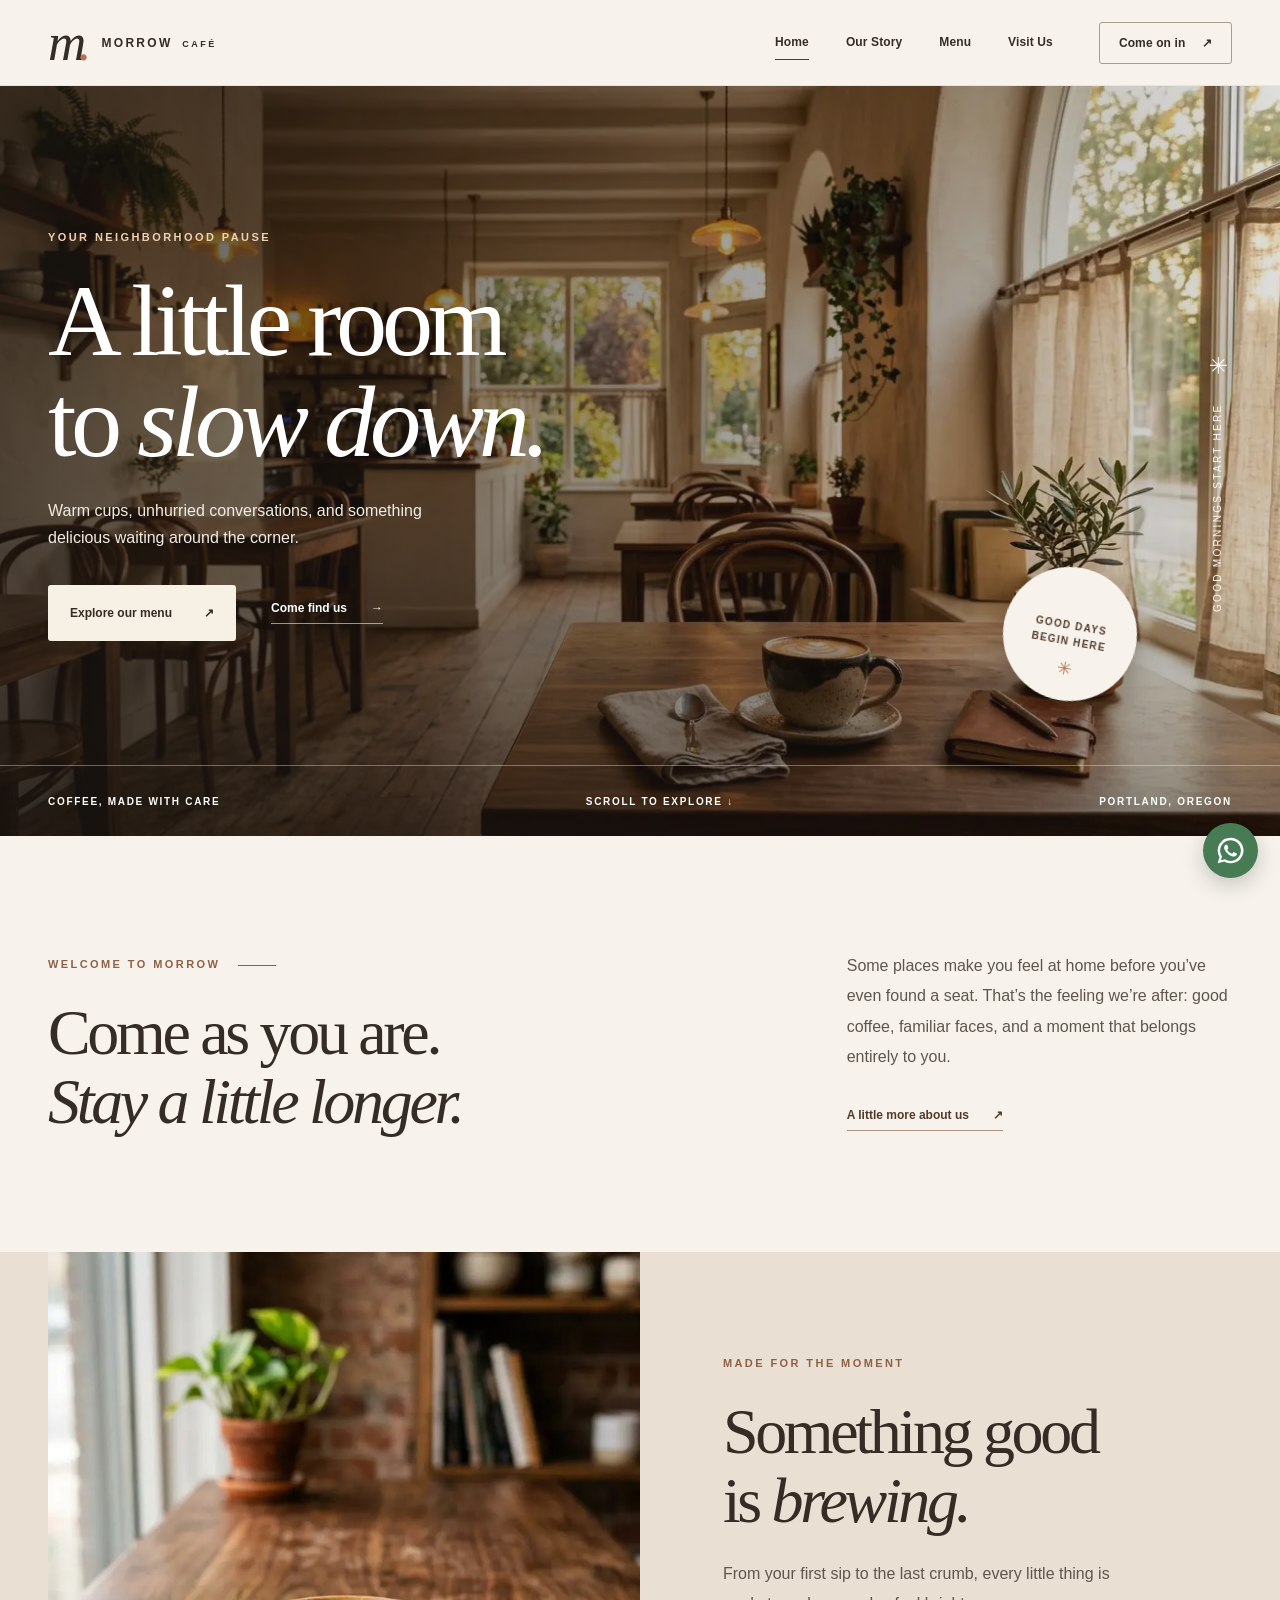
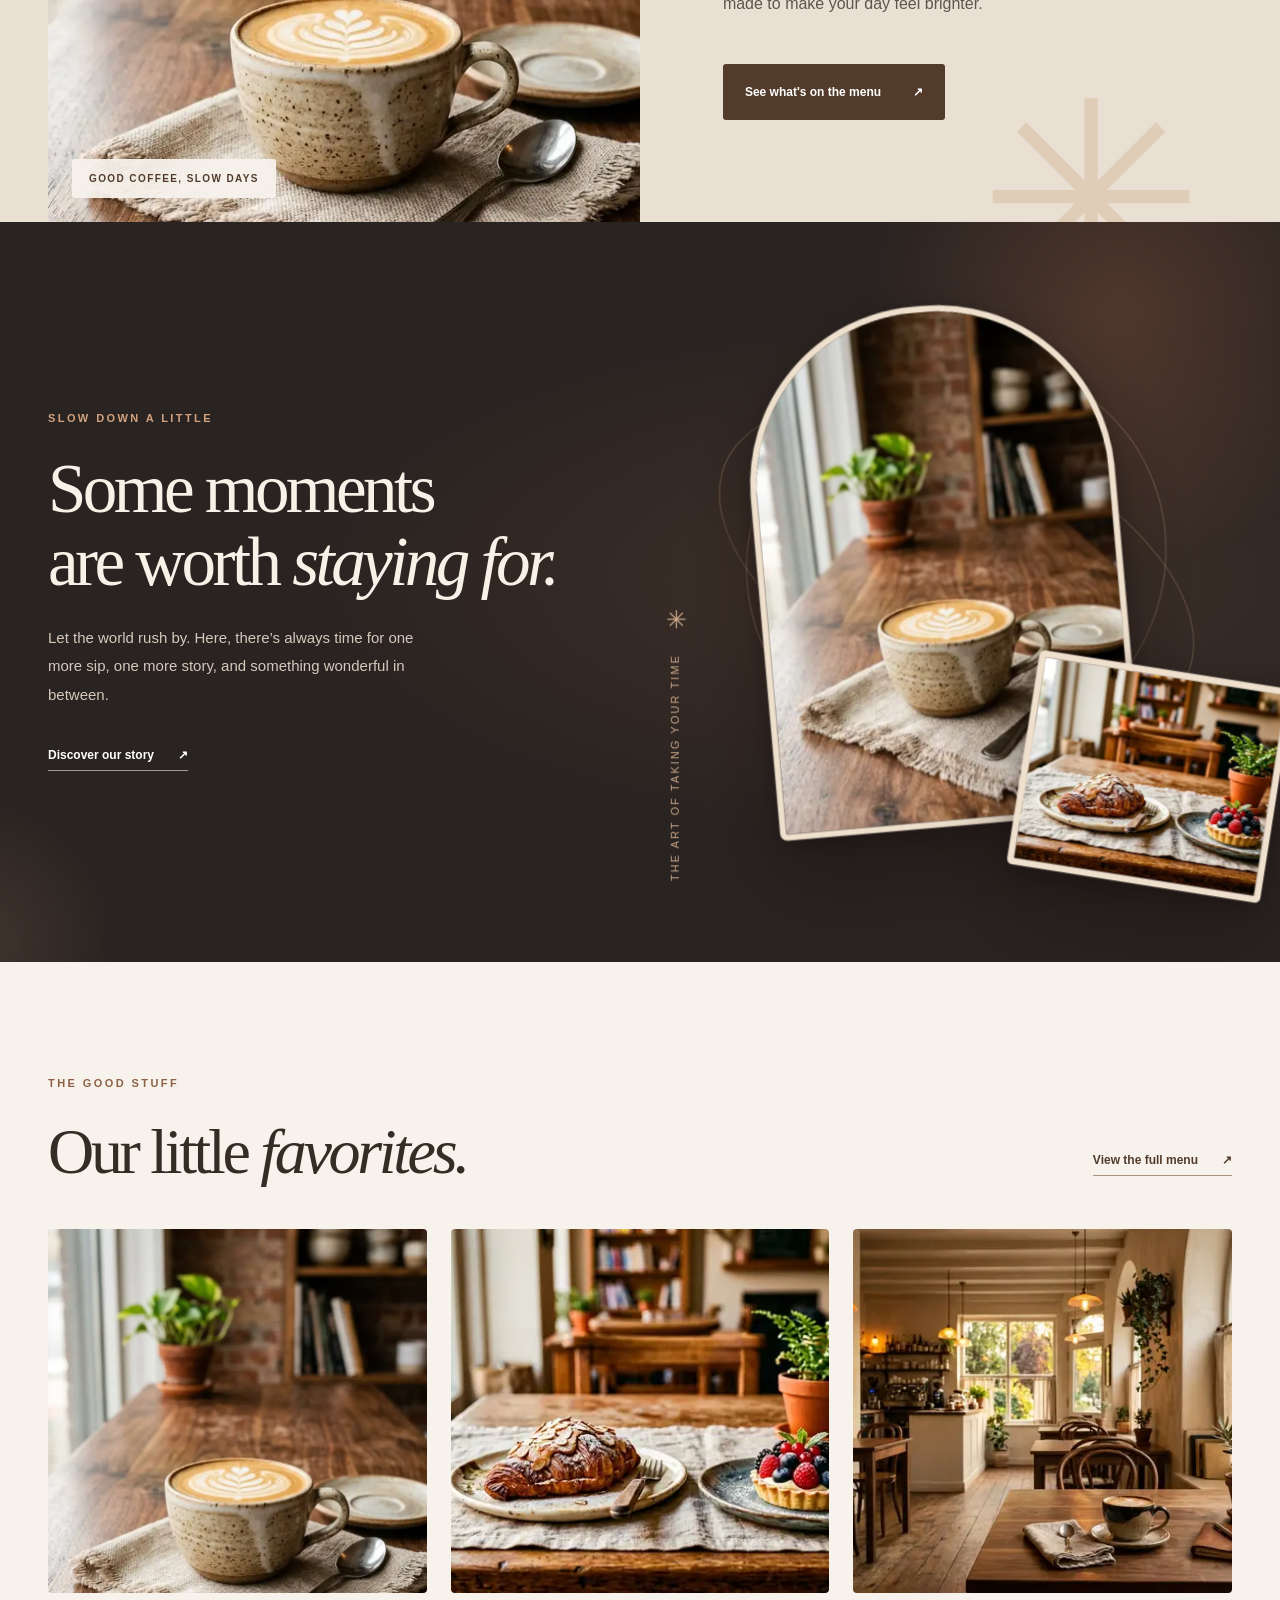
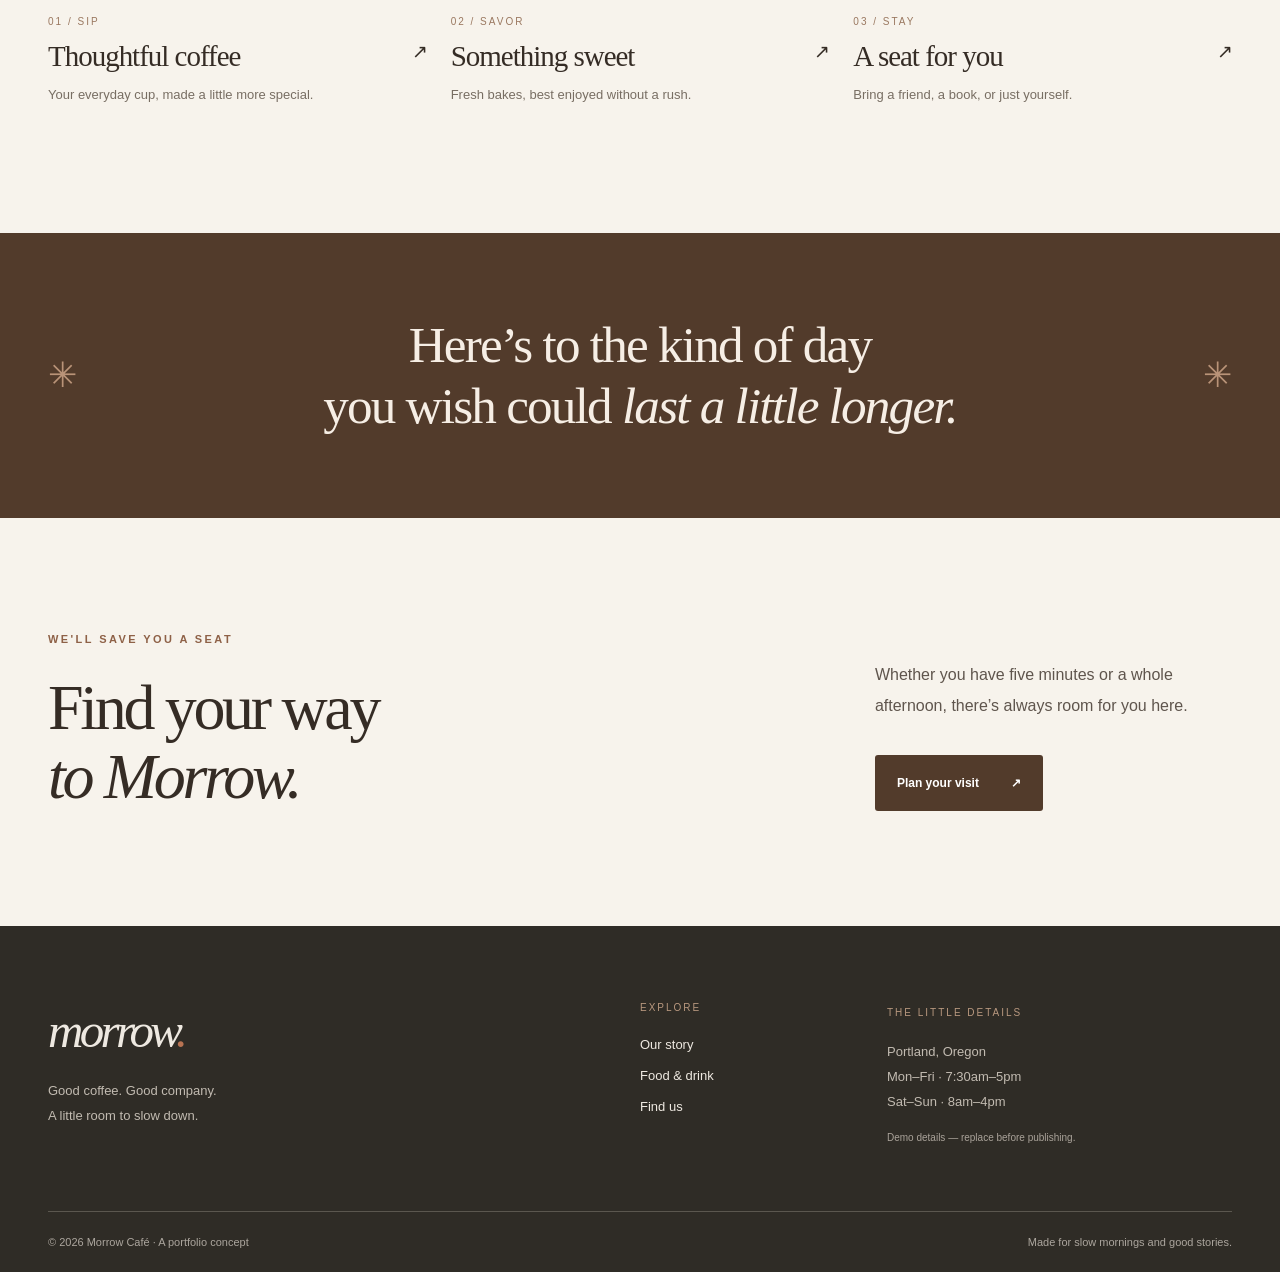
<file: index.html>
<!doctype html><html lang="en"><head><meta charset="utf-8"><meta name="viewport" content="width=device-width,initial-scale=1"><meta name="theme-color" content="#f7f3ec"><meta name="description" content="Morrow Café is a cozy neighborhood café concept for slow mornings, good coffee, and good company."><title>A little room to slow down | Morrow Café</title><link rel="icon" href="assets/favicon.svg" type="image/svg+xml"><link rel="stylesheet" href="styles.css"><script src="script.js" defer></script></head><body><a class="skip-link" href="#main">Skip to content</a><div class="scroll-progress" aria-hidden="true"></div><header class="site-header"><div class="shell nav-wrap"><a class="brand" href="index.html" aria-label="Morrow Café home"><span class="brand-mark">m<span class="brand-dot">.</span></span><span class="brand-name">MORROW <small>CAFÉ</small></span></a><button class="menu-toggle" type="button" aria-label="Open navigation" aria-expanded="false" aria-controls="site-nav"><span></span><span></span><span></span></button><nav id="site-nav" class="nav" aria-label="Main navigation"><a href="index.html" aria-current="page">Home</a><a href="about.html">Our Story</a><a href="menu.html">Menu</a><a href="contact.html">Visit Us</a><a class="nav-cta" href="contact.html">Come on in <span aria-hidden="true">↗</span></a></nav></div></header><main id="main">
<section class="hero"><img class="hero-image" src="assets/cafe-interior-1376.webp" alt="Sunlit café with warm wooden tables and soft lighting" fetchpriority="high" width="1376" height="768" srcset="assets/cafe-interior-720.webp 720w, assets/cafe-interior-1376.webp 1376w" sizes="100vw"><div class="hero-shade"></div><div class="shell hero-inner"><div class="hero-content"><p class="eyebrow light">YOUR NEIGHBORHOOD PAUSE</p><h1>A little room<br>to <em>slow down.</em></h1><p>Warm cups, unhurried conversations, and something delicious waiting around the corner.</p><div class="hero-actions"><a class="button button-cream" href="menu.html">Explore our menu <span aria-hidden="true">↗</span></a><a class="text-link light-link" href="contact.html">Come find us <span aria-hidden="true">→</span></a></div></div><div class="hero-side-note">GOOD MORNINGS START HERE <span>✳</span></div><div class="hero-stamp" aria-hidden="true"><span>GOOD DAYS<br>BEGIN HERE</span><b>✳</b></div></div><div class="hero-bottom"><div class="shell hero-bottom-inner"><span>COFFEE, MADE WITH CARE</span><span>SCROLL TO EXPLORE ↓</span><span>PORTLAND, OREGON</span></div></div></section>
<section class="intro section-pad"><div class="shell intro-grid"><div><p class="eyebrow">WELCOME TO MORROW <span class="tiny-line"></span></p><h2>Come as you are.<br><em>Stay a little longer.</em></h2></div><div class="intro-copy"><p>Some places make you feel at home before you’ve even found a seat. That’s the feeling we’re after: good coffee, familiar faces, and a moment that belongs entirely to you.</p><a class="text-link dark-link" href="about.html">A little more about us <span aria-hidden="true">↗</span></a></div></div></section>
<section class="feature-band"><div class="shell feature-grid"><div class="feature-photo"><img src="assets/coffee-760.webp" alt="Cappuccino with latte art on a wooden table" loading="lazy" width="760" height="1362" srcset="assets/coffee-400.webp 400w, assets/coffee-760.webp 760w" sizes="(max-width: 680px) 100vw, 50vw"></div><div class="feature-copy"><p class="eyebrow">MADE FOR THE MOMENT</p><h2>Something good<br>is <em>brewing.</em></h2><p>From your first sip to the last crumb, every little thing is made to make your day feel brighter.</p><a class="button button-dark" href="menu.html">See what's on the menu <span aria-hidden="true">↗</span></a><div class="feature-doodle" aria-hidden="true">✳</div></div></div></section>
<section class="cinema" aria-labelledby="cinema-title"><div class="cinema-glow cinema-glow-one" aria-hidden="true"></div><div class="cinema-glow cinema-glow-two" aria-hidden="true"></div><div class="shell cinema-layout"><div class="cinema-copy"><p class="eyebrow">SLOW DOWN A LITTLE</p><h2 id="cinema-title">Some moments<br>are worth <em>staying for.</em></h2><p>Let the world rush by. Here, there’s always time for one more sip, one more story, and something wonderful in between.</p><a class="text-link light-link" href="about.html">Discover our story <span aria-hidden="true">↗</span></a></div><div class="cinema-stage" aria-label="A coffee moment with fresh pastries"><div class="cinema-orbit cinema-orbit-one" aria-hidden="true"></div><div class="cinema-orbit cinema-orbit-two" aria-hidden="true"></div><div class="cinema-card cinema-card-main"><img src="assets/coffee-760.webp" width="760" height="1362" srcset="assets/coffee-400.webp 400w, assets/coffee-760.webp 760w" sizes="(max-width: 680px) 75vw, 30vw" alt="Fresh cappuccino in the warm afternoon light" loading="lazy" decoding="async"></div><div class="cinema-card cinema-card-small"><img src="assets/pastry-640.webp" width="640" height="357" srcset="assets/pastry-640.webp 640w, assets/pastry-1376.webp 1376w" sizes="(max-width: 680px) 35vw, 16vw" alt="Fresh pastries on a café table" loading="lazy" decoding="async"></div><div class="cinema-caption" aria-hidden="true">THE ART OF TAKING YOUR TIME <span>✳</span></div></div></div></section>
<section class="favorites section-pad"><div class="shell"><div class="section-heading"><div><p class="eyebrow">THE GOOD STUFF</p><h2>Our little <em>favorites.</em></h2></div><a class="text-link dark-link" href="menu.html">View the full menu <span aria-hidden="true">↗</span></a></div><div class="favorite-grid"><a href="menu.html" class="favorite-card"><div class="favorite-image"><img src="assets/coffee-400.webp" alt="A fresh cappuccino" loading="lazy" width="400" height="717" srcset="assets/coffee-400.webp 400w, assets/coffee-760.webp 760w" sizes="(max-width: 680px) 100vw, 33vw"></div><span class="favorite-index">01 / SIP</span><h3>Thoughtful coffee <span>↗</span></h3><p>Your everyday cup, made a little more special.</p></a><a href="menu.html" class="favorite-card"><div class="favorite-image"><img src="assets/pastry-640.webp" alt="Fresh pastries served on ceramic plates" loading="lazy" width="640" height="357" srcset="assets/pastry-640.webp 640w, assets/pastry-1376.webp 1376w" sizes="(max-width: 680px) 100vw, 33vw"></div><span class="favorite-index">02 / SAVOR</span><h3>Something sweet <span>↗</span></h3><p>Fresh bakes, best enjoyed without a rush.</p></a><a href="about.html" class="favorite-card"><div class="favorite-image"><img src="assets/cafe-interior-720.webp" alt="Cozy seating inside the café" loading="lazy" width="720" height="402" srcset="assets/cafe-interior-720.webp 720w, assets/cafe-interior-1376.webp 1376w" sizes="(max-width: 680px) 100vw, 50vw"></div><span class="favorite-index">03 / STAY</span><h3>A seat for you <span>↗</span></h3><p>Bring a friend, a book, or just yourself.</p></a></div></div></section>
<section class="quote-strip"><div class="shell quote-inner"><span class="asterisk" aria-hidden="true">✳</span><p>Here’s to the kind of day<br>you wish could <em>last a little longer.</em></p><span class="asterisk" aria-hidden="true">✳</span></div></section>
<section class="visit-cta section-pad"><div class="shell visit-grid"><div><p class="eyebrow">WE'LL SAVE YOU A SEAT</p><h2>Find your way<br><em>to Morrow.</em></h2></div><div><p>Whether you have five minutes or a whole afternoon, there’s always room for you here.</p><a class="button button-dark" href="contact.html">Plan your visit <span aria-hidden="true">↗</span></a></div></div></section></main><footer class="footer"><div class="shell footer-main"><div><a class="footer-brand" href="index.html">morrow<span>.</span></a><p>Good coffee. Good company.<br>A little room to slow down.</p></div><div><span class="footer-label">Explore</span><a href="about.html">Our story</a><a href="menu.html">Food & drink</a><a href="contact.html">Find us</a></div><div><span class="footer-label">The little details</span><p>Portland, Oregon<br>Mon–Fri · 7:30am–5pm<br>Sat–Sun · 8am–4pm</p><small>Demo details — replace before publishing.</small></div></div><div class="shell footer-bottom"><span>© 2026 Morrow Café · A portfolio concept</span><span>Made for slow mornings and good stories.</span></div></footer><a href="#" class="whatsapp" data-demo-whatsapp aria-label="Message us on WhatsApp" title="WhatsApp demo — add your number before publishing"><svg viewBox="0 0 32 32" aria-hidden="true"><path fill="currentColor" d="M16 .8A15.1 15.1 0 0 0 2.98 23.6L.8 31.2l7.8-2.05A15.2 15.2 0 1 0 16 .8Zm0 27.5a12.2 12.2 0 0 1-6.23-1.7l-.45-.27-4.64 1.22 1.24-4.53-.3-.47A12.25 12.25 0 1 1 16 28.3Zm6.73-9.13c-.37-.19-2.19-1.08-2.53-1.2-.34-.13-.58-.19-.83.19s-.95 1.2-1.17 1.45c-.22.25-.43.28-.8.09-.37-.18-1.56-.58-2.97-1.84-1.1-.98-1.84-2.19-2.06-2.56-.21-.37-.02-.57.16-.76.16-.16.37-.43.56-.65.18-.21.24-.37.37-.62.12-.25.06-.47-.03-.65-.09-.19-.83-2-1.14-2.74-.3-.72-.6-.62-.83-.63h-.71c-.25 0-.65.09-.99.47-.34.37-1.3 1.27-1.3 3.09s1.33 3.58 1.52 3.83c.18.25 2.61 3.98 6.32 5.58.89.39 1.59.62 2.13.79.9.29 1.72.25 2.37.16.72-.11 2.19-.9 2.5-1.76.31-.87.31-1.61.22-1.76-.09-.16-.34-.25-.71-.44Z"/></svg></a><div class="toast" role="status" aria-live="polite"></div></body></html>
</file>
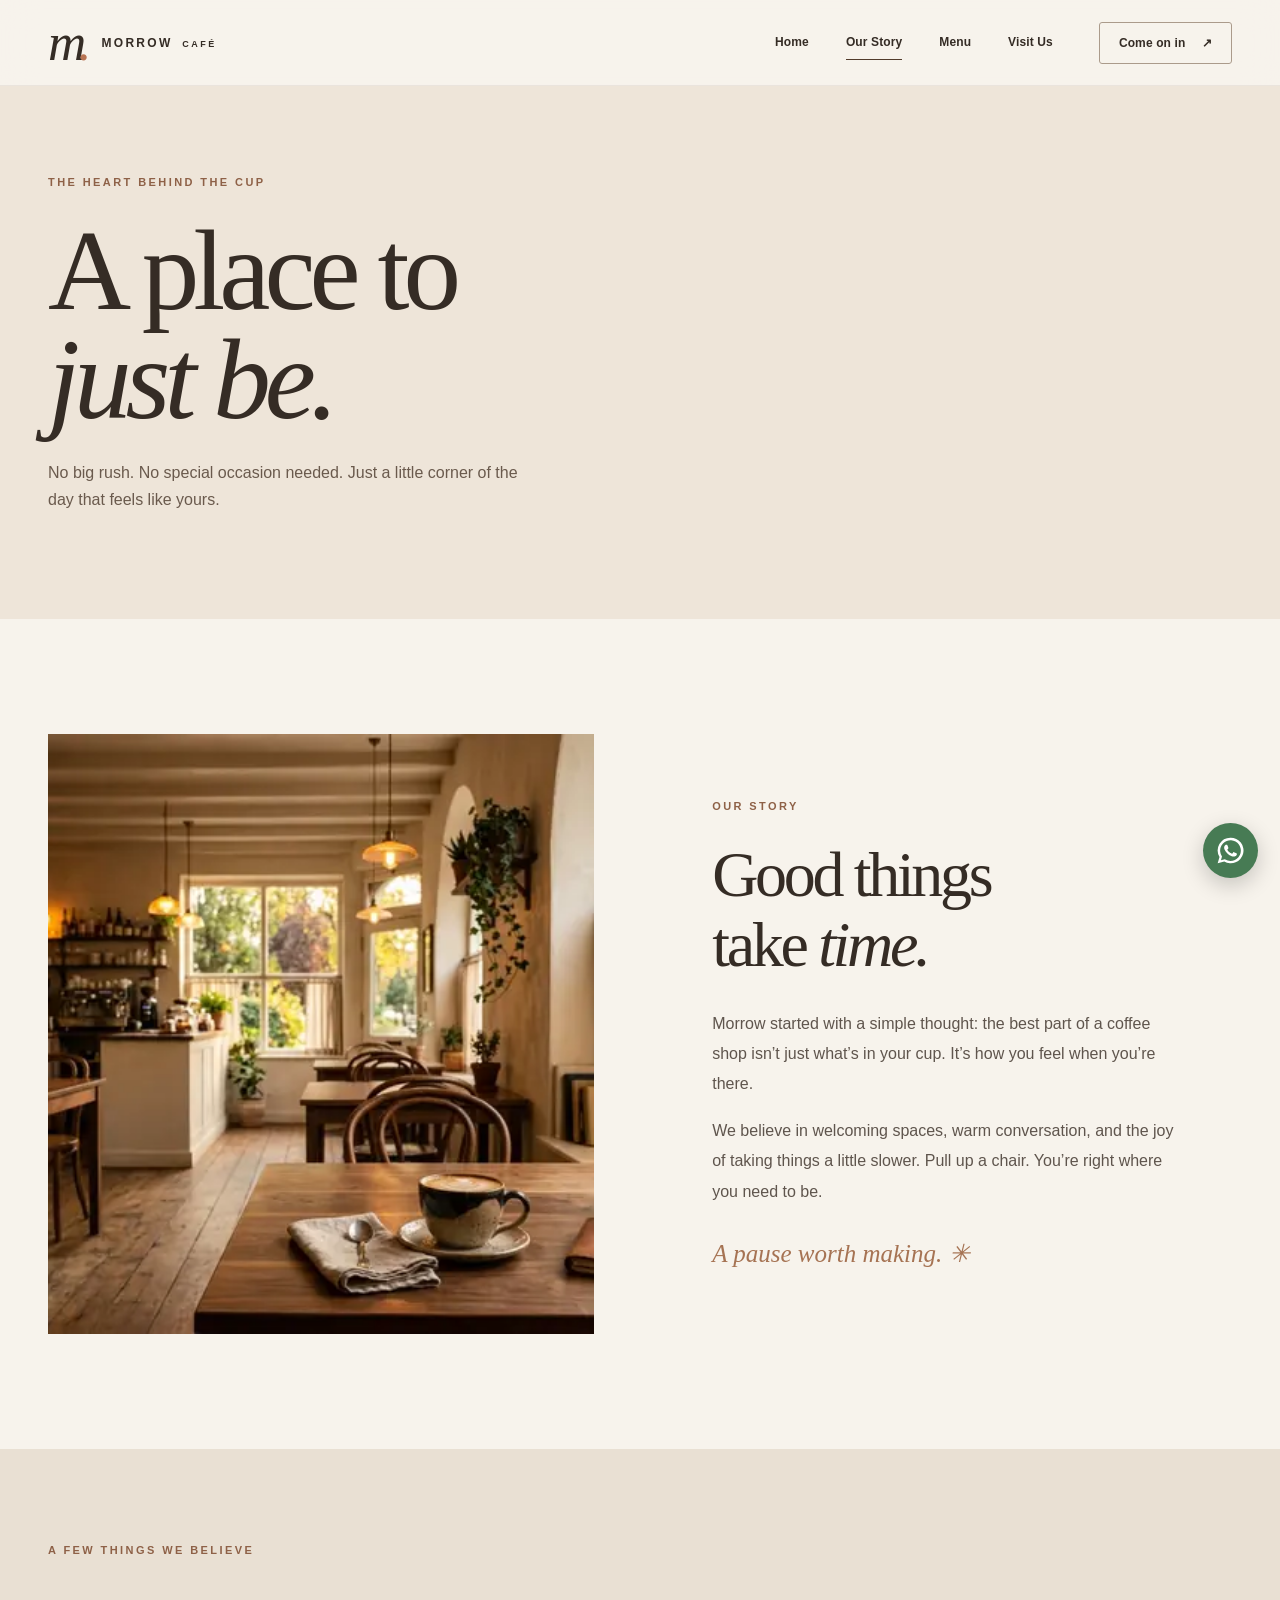
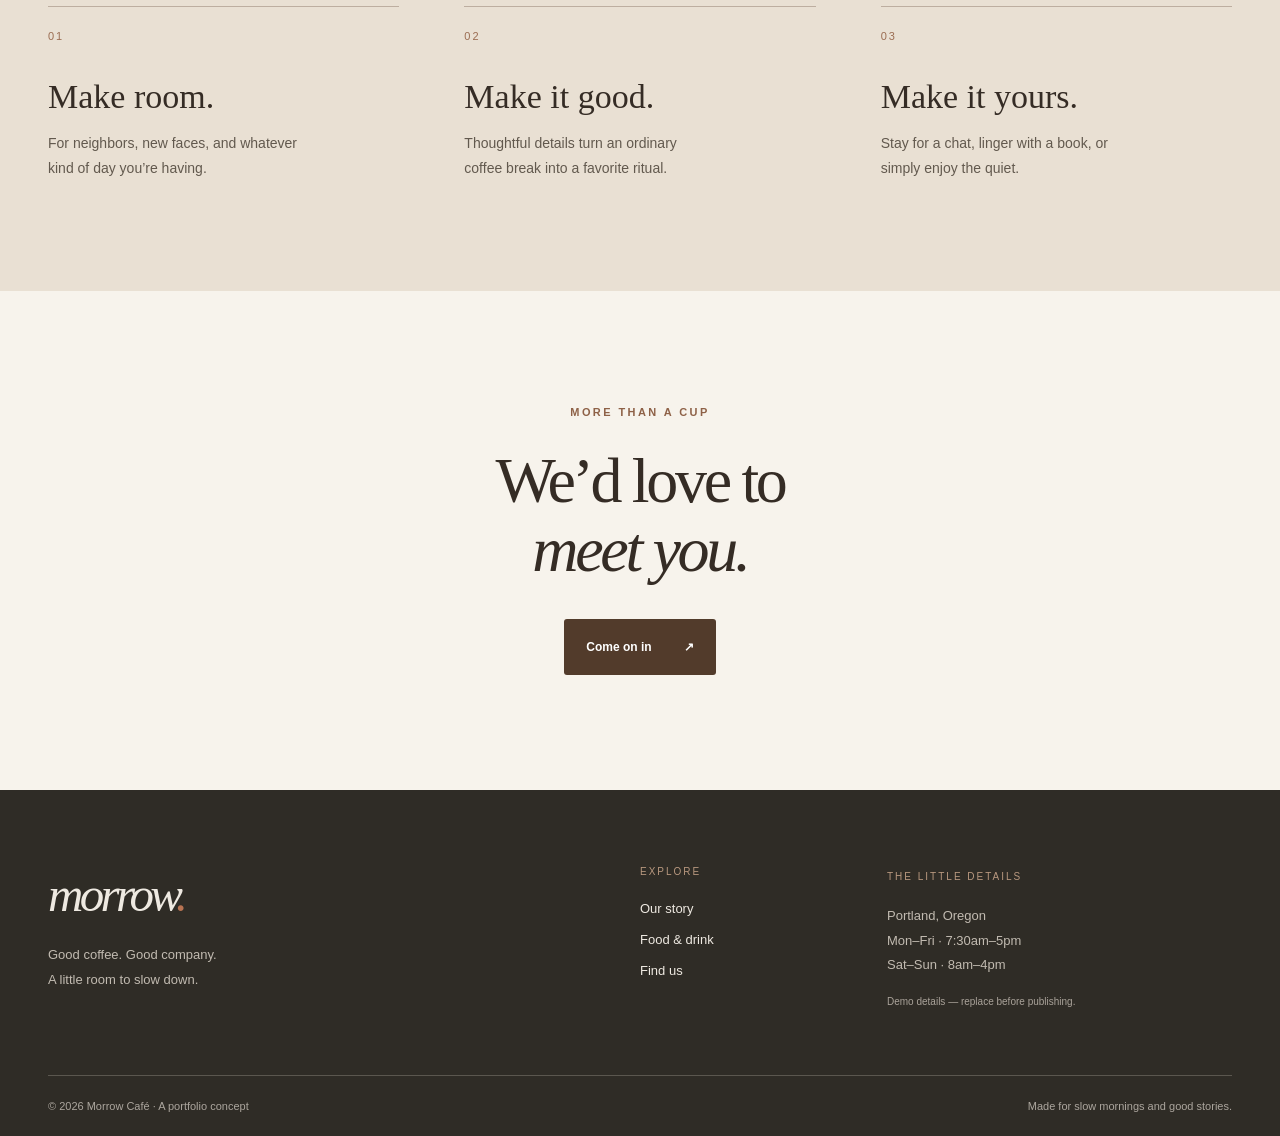
<file: about.html>
<!doctype html><html lang="en"><head><meta charset="utf-8"><meta name="viewport" content="width=device-width,initial-scale=1"><meta name="theme-color" content="#f7f3ec"><meta name="description" content="A cozy place for coffee, connection, and an unhurried moment. Get to know the story behind Morrow Café."><title>Our Story | Morrow Café</title><link rel="icon" href="assets/favicon.svg" type="image/svg+xml"><link rel="stylesheet" href="styles.css"><script src="script.js" defer></script></head><body><a class="skip-link" href="#main">Skip to content</a><div class="scroll-progress" aria-hidden="true"></div><header class="site-header"><div class="shell nav-wrap"><a class="brand" href="index.html" aria-label="Morrow Café home"><span class="brand-mark">m<span class="brand-dot">.</span></span><span class="brand-name">MORROW <small>CAFÉ</small></span></a><button class="menu-toggle" type="button" aria-label="Open navigation" aria-expanded="false" aria-controls="site-nav"><span></span><span></span><span></span></button><nav id="site-nav" class="nav" aria-label="Main navigation"><a href="index.html">Home</a><a href="about.html" aria-current="page">Our Story</a><a href="menu.html">Menu</a><a href="contact.html">Visit Us</a><a class="nav-cta" href="contact.html">Come on in <span aria-hidden="true">↗</span></a></nav></div></header><main id="main">
<section class="page-hero about-hero"><div class="shell page-hero-inner"><p class="eyebrow">THE HEART BEHIND THE CUP</p><h1>A place to<br><em>just be.</em></h1><p>No big rush. No special occasion needed. Just a little corner of the day that feels like yours.</p></div></section><section class="section-pad"><div class="shell story-grid"><div class="story-image"><img src="assets/cafe-interior-720.webp" alt="Warm café interior with inviting tables" loading="lazy" width="720" height="402" srcset="assets/cafe-interior-720.webp 720w, assets/cafe-interior-1376.webp 1376w" sizes="(max-width: 680px) 100vw, 50vw"></div><div class="story-copy"><p class="eyebrow">OUR STORY</p><h2>Good things<br>take <em>time.</em></h2><p>Morrow started with a simple thought: the best part of a coffee shop isn’t just what’s in your cup. It’s how you feel when you’re there.</p><p>We believe in welcoming spaces, warm conversation, and the joy of taking things a little slower. Pull up a chair. You’re right where you need to be.</p><span class="editorial-note">A pause worth making. ✳</span></div></div></section><section class="values-band"><div class="shell"><p class="eyebrow">A FEW THINGS WE BELIEVE</p><div class="values-grid"><div><span>01</span><h3>Make room.</h3><p>For neighbors, new faces, and whatever kind of day you’re having.</p></div><div><span>02</span><h3>Make it good.</h3><p>Thoughtful details turn an ordinary coffee break into a favorite ritual.</p></div><div><span>03</span><h3>Make it yours.</h3><p>Stay for a chat, linger with a book, or simply enjoy the quiet.</p></div></div></div></section><section class="simple-cta section-pad"><div class="shell"><p class="eyebrow">MORE THAN A CUP</p><h2>We’d love to<br><em>meet you.</em></h2><a class="button button-dark" href="contact.html">Come on in <span aria-hidden="true">↗</span></a></div></section></main><footer class="footer"><div class="shell footer-main"><div><a class="footer-brand" href="index.html">morrow<span>.</span></a><p>Good coffee. Good company.<br>A little room to slow down.</p></div><div><span class="footer-label">Explore</span><a href="about.html">Our story</a><a href="menu.html">Food & drink</a><a href="contact.html">Find us</a></div><div><span class="footer-label">The little details</span><p>Portland, Oregon<br>Mon–Fri · 7:30am–5pm<br>Sat–Sun · 8am–4pm</p><small>Demo details — replace before publishing.</small></div></div><div class="shell footer-bottom"><span>© 2026 Morrow Café · A portfolio concept</span><span>Made for slow mornings and good stories.</span></div></footer><a href="#" class="whatsapp" data-demo-whatsapp aria-label="Message us on WhatsApp" title="WhatsApp demo — add your number before publishing"><svg viewBox="0 0 32 32" aria-hidden="true"><path fill="currentColor" d="M16 .8A15.1 15.1 0 0 0 2.98 23.6L.8 31.2l7.8-2.05A15.2 15.2 0 1 0 16 .8Zm0 27.5a12.2 12.2 0 0 1-6.23-1.7l-.45-.27-4.64 1.22 1.24-4.53-.3-.47A12.25 12.25 0 1 1 16 28.3Zm6.73-9.13c-.37-.19-2.19-1.08-2.53-1.2-.34-.13-.58-.19-.83.19s-.95 1.2-1.17 1.45c-.22.25-.43.28-.8.09-.37-.18-1.56-.58-2.97-1.84-1.1-.98-1.84-2.19-2.06-2.56-.21-.37-.02-.57.16-.76.16-.16.37-.43.56-.65.18-.21.24-.37.37-.62.12-.25.06-.47-.03-.65-.09-.19-.83-2-1.14-2.74-.3-.72-.6-.62-.83-.63h-.71c-.25 0-.65.09-.99.47-.34.37-1.3 1.27-1.3 3.09s1.33 3.58 1.52 3.83c.18.25 2.61 3.98 6.32 5.58.89.39 1.59.62 2.13.79.9.29 1.72.25 2.37.16.72-.11 2.19-.9 2.5-1.76.31-.87.31-1.61.22-1.76-.09-.16-.34-.25-.71-.44Z"/></svg></a><div class="toast" role="status" aria-live="polite"></div></body></html>
</file>
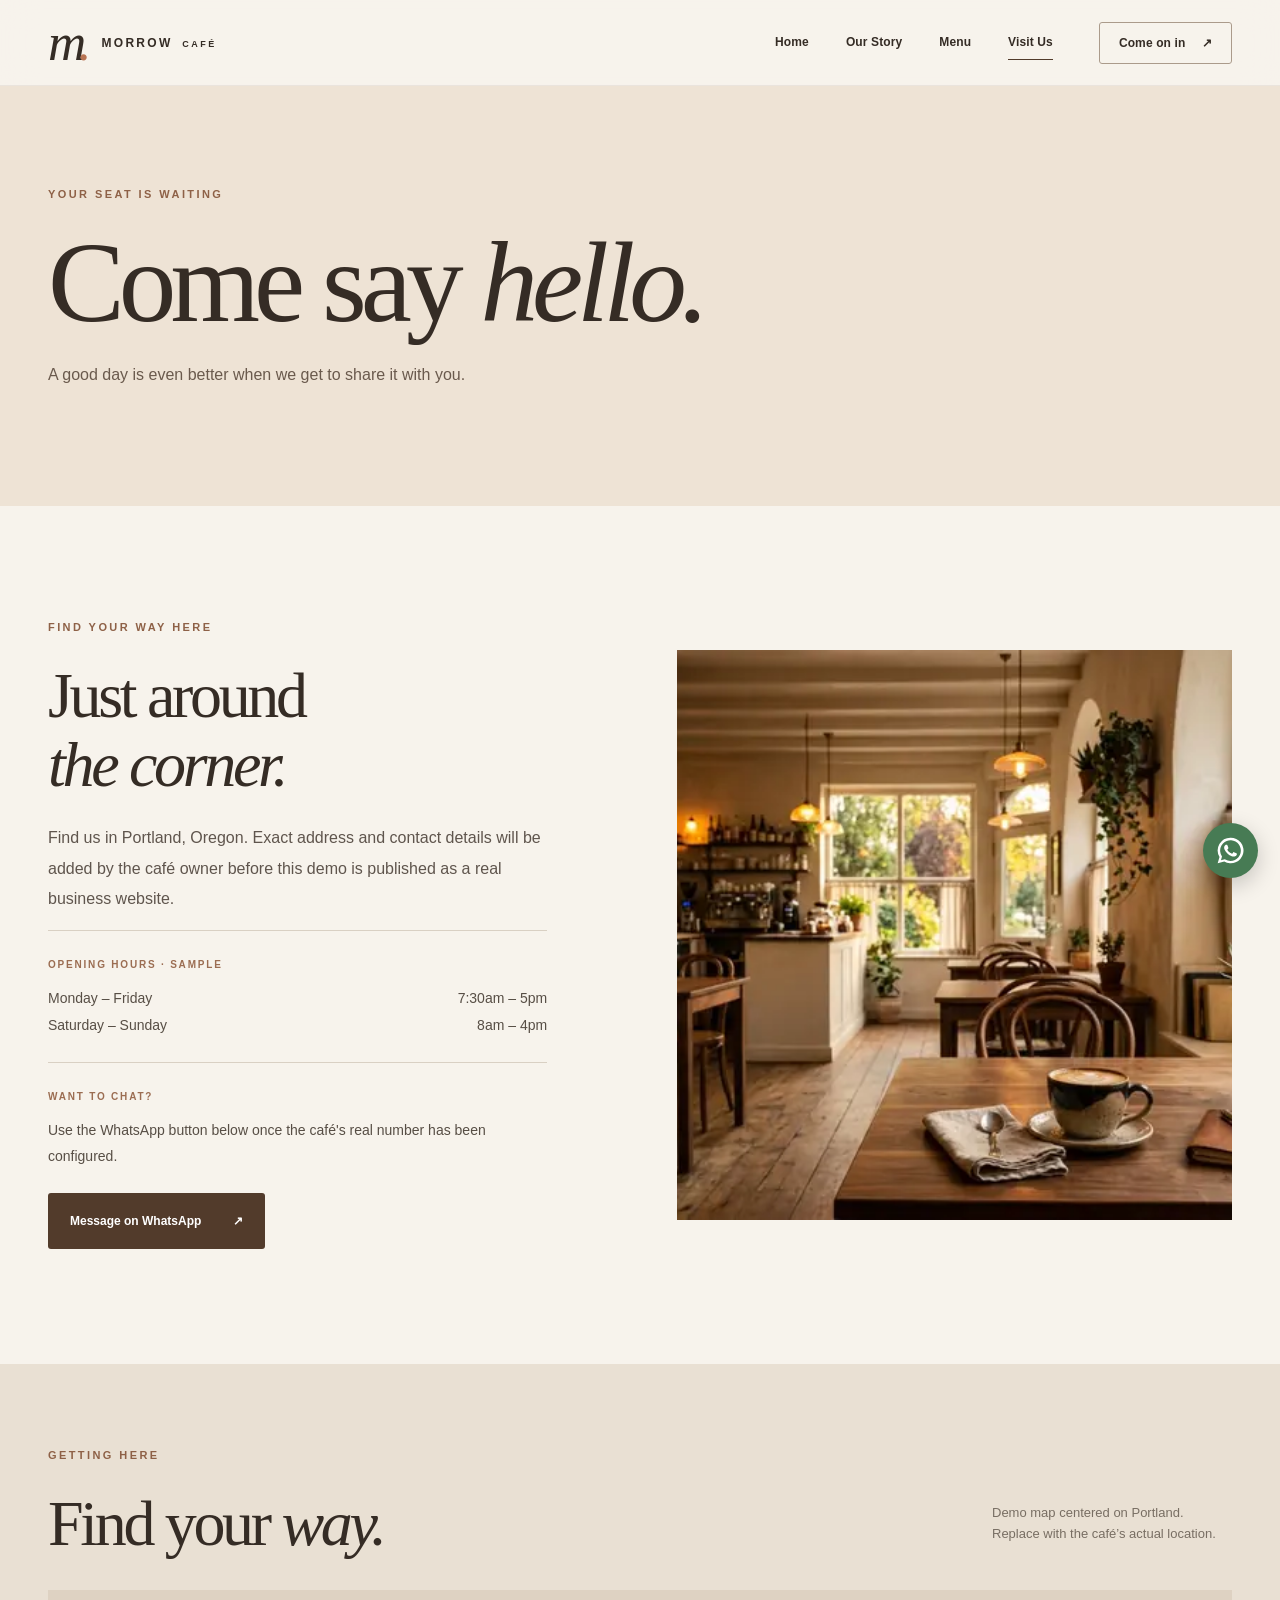
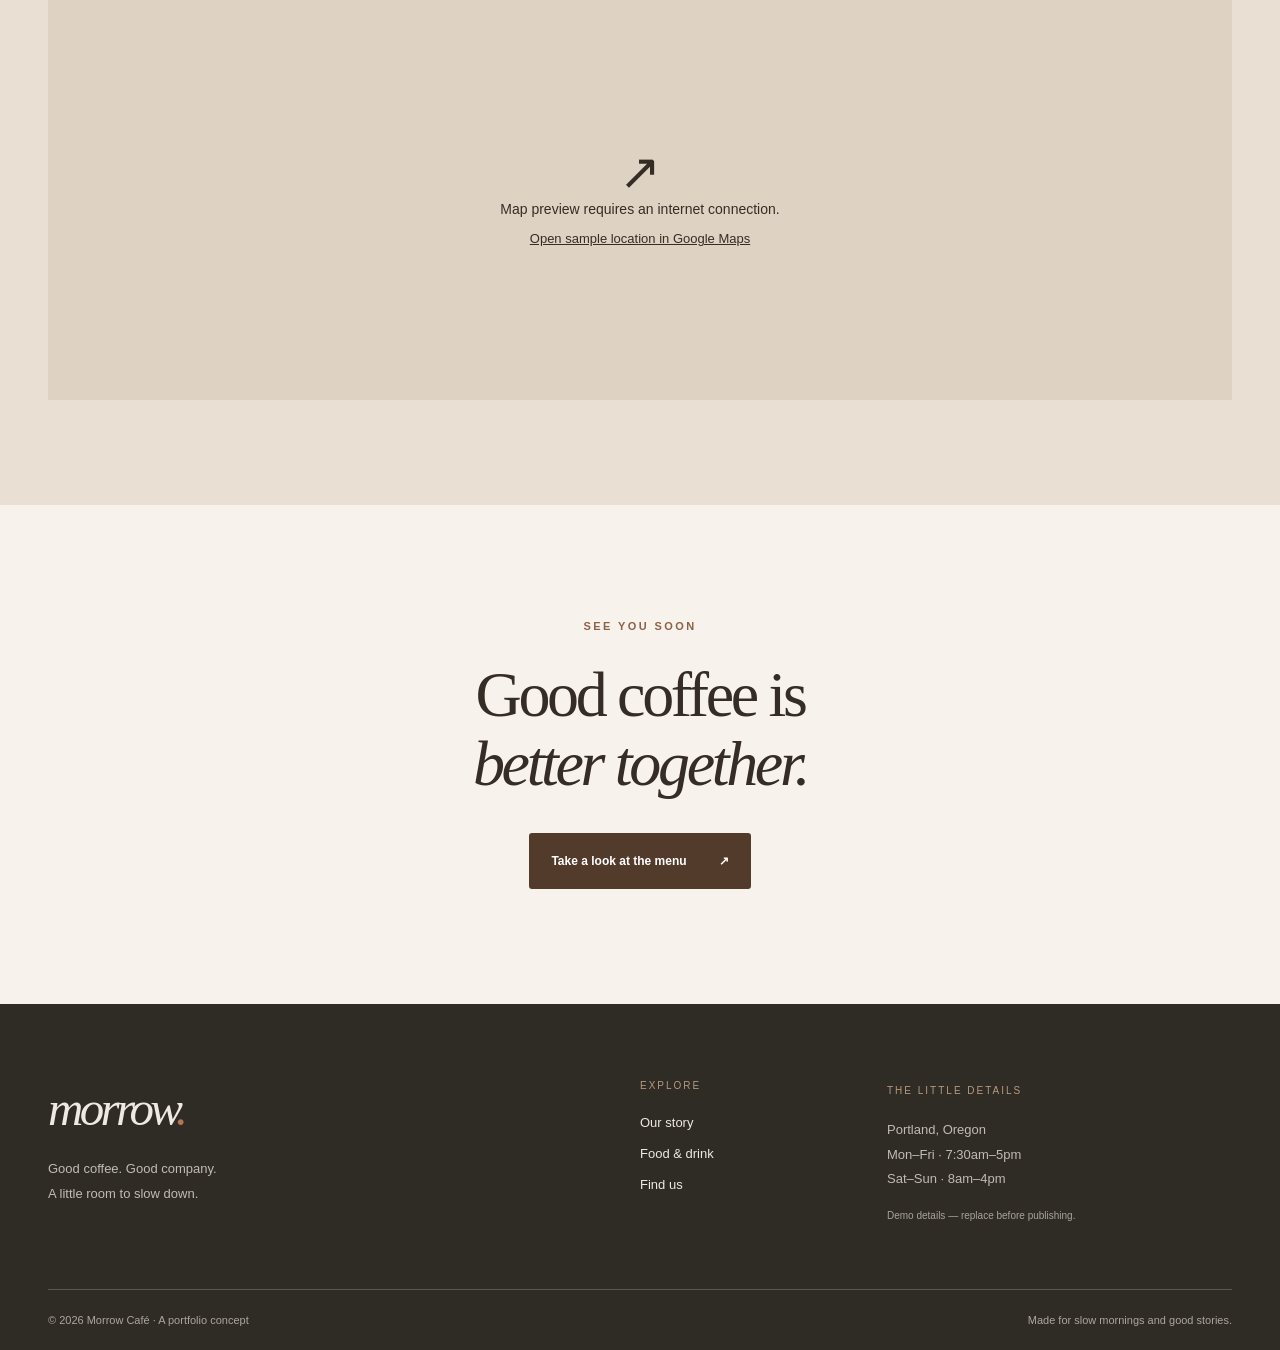
<file: contact.html>
<!doctype html><html lang="en"><head><meta charset="utf-8"><meta name="viewport" content="width=device-width,initial-scale=1"><meta name="theme-color" content="#f7f3ec"><meta name="description" content="Plan your visit to Morrow Café. Find sample opening hours, directions, and a way to get in touch."><title>Visit Us | Morrow Café</title><link rel="icon" href="assets/favicon.svg" type="image/svg+xml"><link rel="stylesheet" href="styles.css"><script src="script.js" defer></script></head><body><a class="skip-link" href="#main">Skip to content</a><div class="scroll-progress" aria-hidden="true"></div><header class="site-header"><div class="shell nav-wrap"><a class="brand" href="index.html" aria-label="Morrow Café home"><span class="brand-mark">m<span class="brand-dot">.</span></span><span class="brand-name">MORROW <small>CAFÉ</small></span></a><button class="menu-toggle" type="button" aria-label="Open navigation" aria-expanded="false" aria-controls="site-nav"><span></span><span></span><span></span></button><nav id="site-nav" class="nav" aria-label="Main navigation"><a href="index.html">Home</a><a href="about.html">Our Story</a><a href="menu.html">Menu</a><a href="contact.html" aria-current="page">Visit Us</a><a class="nav-cta" href="contact.html">Come on in <span aria-hidden="true">↗</span></a></nav></div></header><main id="main">
<section class="page-hero contact-hero"><div class="shell page-hero-inner"><p class="eyebrow">YOUR SEAT IS WAITING</p><h1>Come say <em>hello.</em></h1><p>A good day is even better when we get to share it with you.</p></div></section><section class="contact-section section-pad"><div class="shell contact-grid"><div class="contact-details"><p class="eyebrow">FIND YOUR WAY HERE</p><h2>Just around<br><em>the corner.</em></h2><p>Find us in Portland, Oregon. Exact address and contact details will be added by the café owner before this demo is published as a real business website.</p><div class="detail-block"><span>OPENING HOURS · SAMPLE</span><p>Monday – Friday <b>7:30am – 5pm</b><br>Saturday – Sunday <b>8am – 4pm</b></p></div><div class="detail-block"><span>WANT TO CHAT?</span><p>Use the WhatsApp button below once the café's real number has been configured.</p></div><button class="button button-dark" type="button" data-demo-whatsapp>Message on WhatsApp <span aria-hidden="true">↗</span></button></div><div class="contact-photo"><img src="assets/cafe-interior-720.webp" alt="A welcoming café interior" loading="lazy" width="720" height="402" srcset="assets/cafe-interior-720.webp 720w, assets/cafe-interior-1376.webp 1376w" sizes="(max-width: 680px) 100vw, 50vw"></div></div></section><section class="map-section"><div class="shell"><div class="map-heading"><div><p class="eyebrow">GETTING HERE</p><h2>Find your <em>way.</em></h2></div><p>Demo map centered on Portland. Replace with the café’s actual location.</p></div><div class="map-frame"><iframe title="Google Map showing Portland, Oregon as a demo location" src="https://maps.google.com/maps?q=Portland%2C%20Oregon&t=&z=12&ie=UTF8&iwloc=&output=embed" loading="lazy" referrerpolicy="no-referrer-when-downgrade"></iframe><div class="map-fallback"><span>↗</span><p>Map preview requires an internet connection.</p><a href="https://www.google.com/maps/search/?api=1&query=Portland%2C%20Oregon" target="_blank" rel="noopener noreferrer">Open sample location in Google Maps</a></div></div></div></section><section class="simple-cta section-pad"><div class="shell"><p class="eyebrow">SEE YOU SOON</p><h2>Good coffee is<br><em>better together.</em></h2><a class="button button-dark" href="menu.html">Take a look at the menu <span aria-hidden="true">↗</span></a></div></section></main><footer class="footer"><div class="shell footer-main"><div><a class="footer-brand" href="index.html">morrow<span>.</span></a><p>Good coffee. Good company.<br>A little room to slow down.</p></div><div><span class="footer-label">Explore</span><a href="about.html">Our story</a><a href="menu.html">Food & drink</a><a href="contact.html">Find us</a></div><div><span class="footer-label">The little details</span><p>Portland, Oregon<br>Mon–Fri · 7:30am–5pm<br>Sat–Sun · 8am–4pm</p><small>Demo details — replace before publishing.</small></div></div><div class="shell footer-bottom"><span>© 2026 Morrow Café · A portfolio concept</span><span>Made for slow mornings and good stories.</span></div></footer><a href="#" class="whatsapp" data-demo-whatsapp aria-label="Message us on WhatsApp" title="WhatsApp demo — add your number before publishing"><svg viewBox="0 0 32 32" aria-hidden="true"><path fill="currentColor" d="M16 .8A15.1 15.1 0 0 0 2.98 23.6L.8 31.2l7.8-2.05A15.2 15.2 0 1 0 16 .8Zm0 27.5a12.2 12.2 0 0 1-6.23-1.7l-.45-.27-4.64 1.22 1.24-4.53-.3-.47A12.25 12.25 0 1 1 16 28.3Zm6.73-9.13c-.37-.19-2.19-1.08-2.53-1.2-.34-.13-.58-.19-.83.19s-.95 1.2-1.17 1.45c-.22.25-.43.28-.8.09-.37-.18-1.56-.58-2.97-1.84-1.1-.98-1.84-2.19-2.06-2.56-.21-.37-.02-.57.16-.76.16-.16.37-.43.56-.65.18-.21.24-.37.37-.62.12-.25.06-.47-.03-.65-.09-.19-.83-2-1.14-2.74-.3-.72-.6-.62-.83-.63h-.71c-.25 0-.65.09-.99.47-.34.37-1.3 1.27-1.3 3.09s1.33 3.58 1.52 3.83c.18.25 2.61 3.98 6.32 5.58.89.39 1.59.62 2.13.79.9.29 1.72.25 2.37.16.72-.11 2.19-.9 2.5-1.76.31-.87.31-1.61.22-1.76-.09-.16-.34-.25-.71-.44Z"/></svg></a><div class="toast" role="status" aria-live="polite"></div></body></html>
</file>
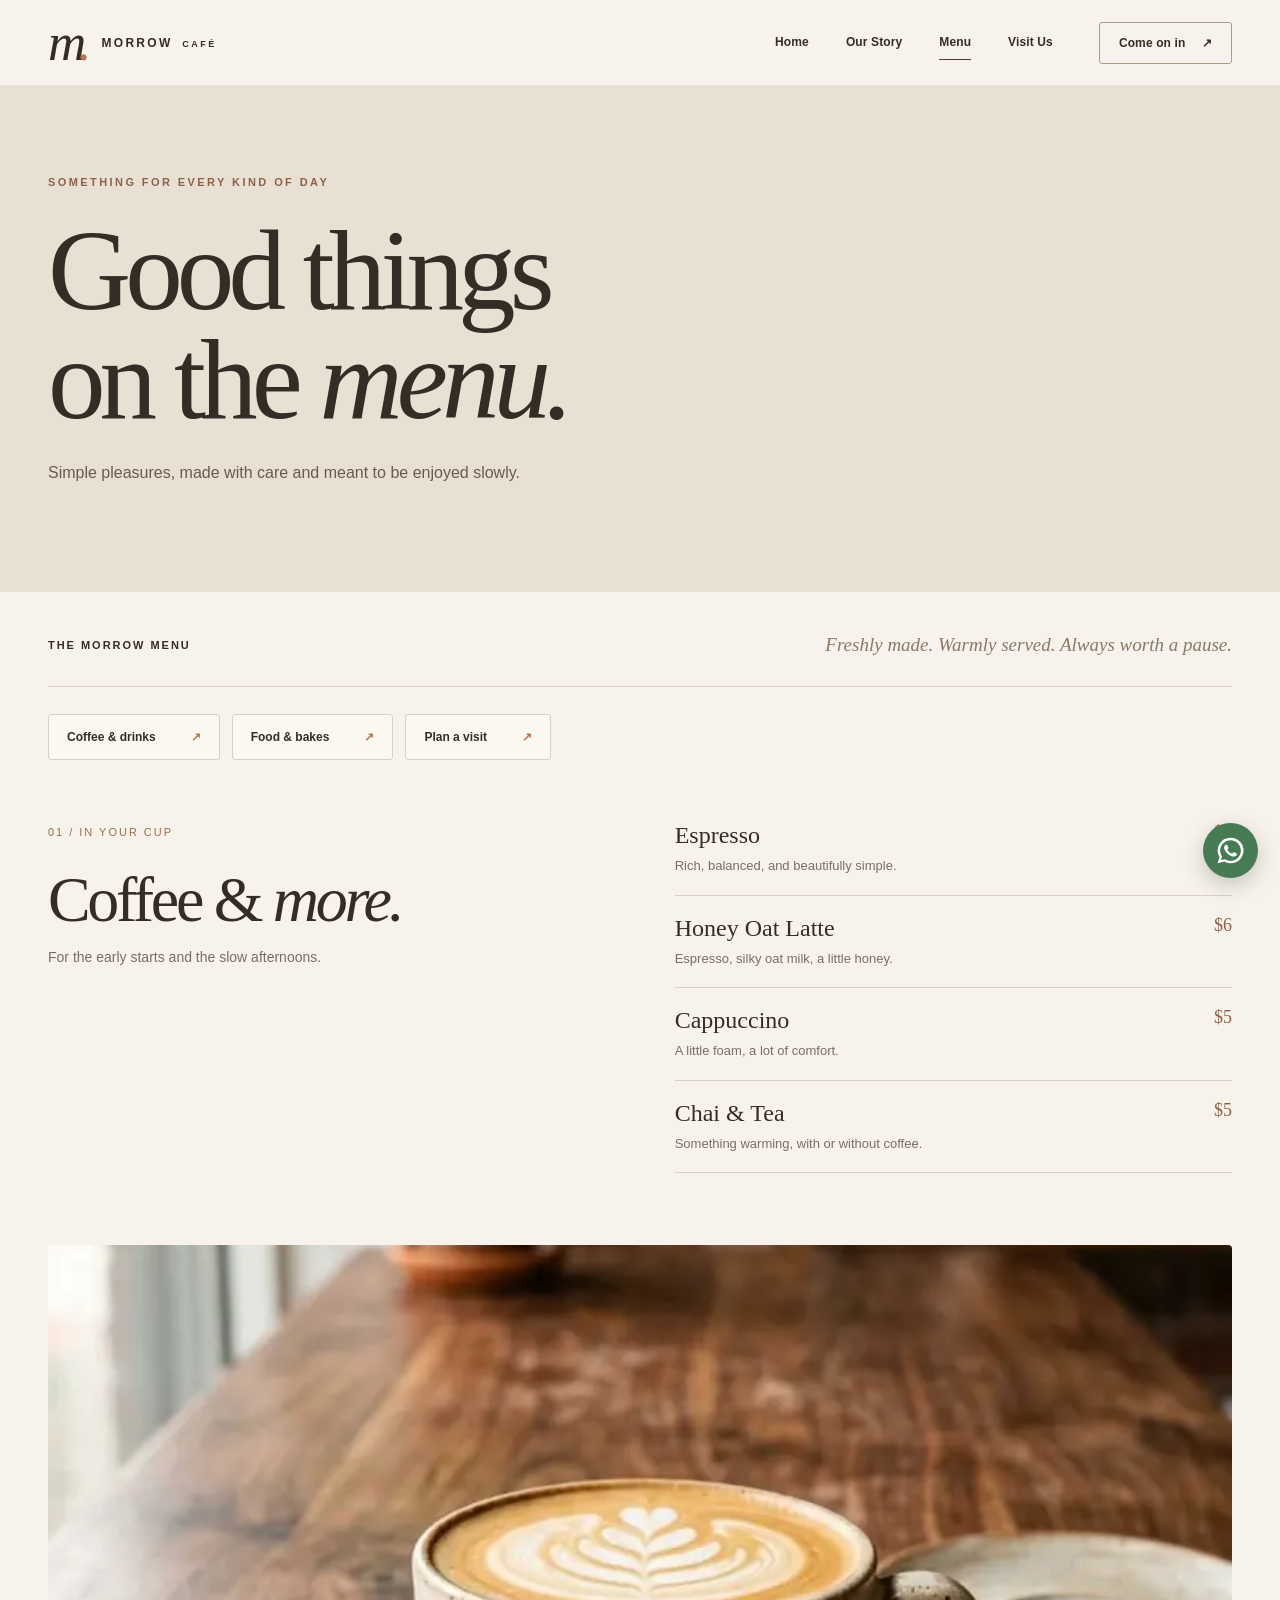
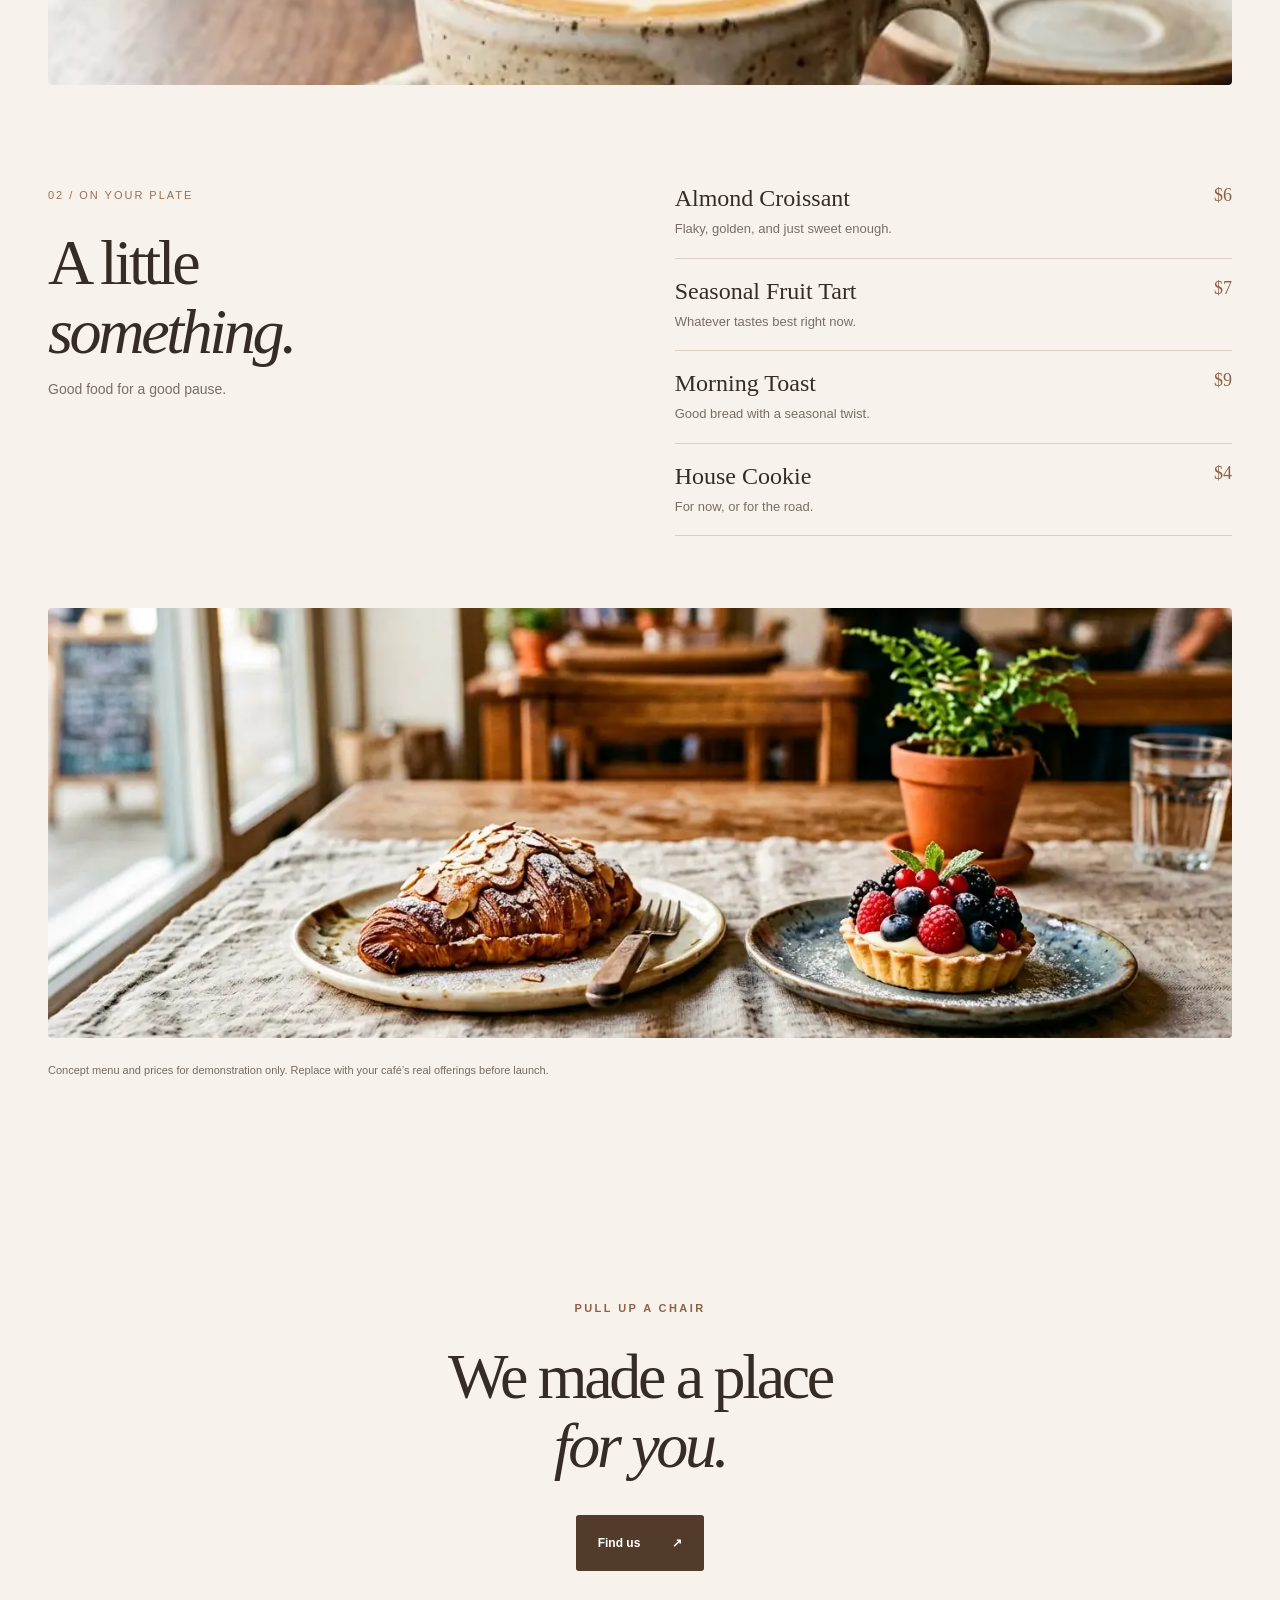
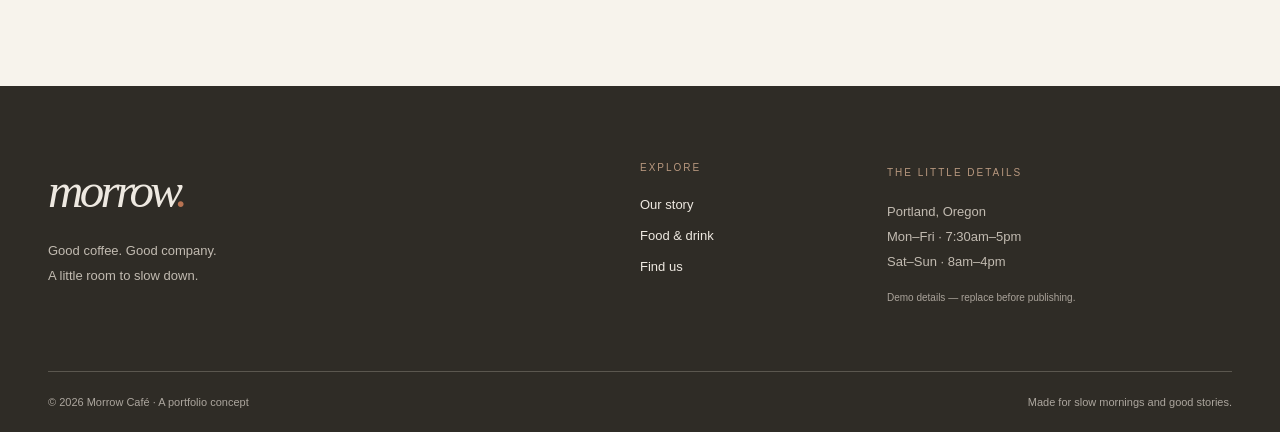
<file: menu.html>
<!doctype html><html lang="en"><head><meta charset="utf-8"><meta name="viewport" content="width=device-width,initial-scale=1"><meta name="theme-color" content="#f7f3ec"><meta name="description" content="Explore a cozy café menu of thoughtfully made coffee, fresh bakes, and simple bites at Morrow Café."><title>Food & Drink | Morrow Café</title><link rel="icon" href="assets/favicon.svg" type="image/svg+xml"><link rel="stylesheet" href="styles.css"><script src="script.js" defer></script></head><body><a class="skip-link" href="#main">Skip to content</a><div class="scroll-progress" aria-hidden="true"></div><header class="site-header"><div class="shell nav-wrap"><a class="brand" href="index.html" aria-label="Morrow Café home"><span class="brand-mark">m<span class="brand-dot">.</span></span><span class="brand-name">MORROW <small>CAFÉ</small></span></a><button class="menu-toggle" type="button" aria-label="Open navigation" aria-expanded="false" aria-controls="site-nav"><span></span><span></span><span></span></button><nav id="site-nav" class="nav" aria-label="Main navigation"><a href="index.html">Home</a><a href="about.html">Our Story</a><a href="menu.html" aria-current="page">Menu</a><a href="contact.html">Visit Us</a><a class="nav-cta" href="contact.html">Come on in <span aria-hidden="true">↗</span></a></nav></div></header><main id="main">
<section class="page-hero menu-hero"><div class="shell page-hero-inner"><p class="eyebrow">SOMETHING FOR EVERY KIND OF DAY</p><h1>Good things<br>on the <em>menu.</em></h1><p>Simple pleasures, made with care and meant to be enjoyed slowly.</p></div></section><section class="menu-intro shell"><p>THE MORROW MENU</p><span>Freshly made. Warmly served. Always worth a pause.</span></section><nav class="menu-jump shell" aria-label="Jump to a menu section"><a href="#drinks">Coffee & drinks <span aria-hidden="true">↗</span></a><a href="#food">Food & bakes <span aria-hidden="true">↗</span></a><a href="contact.html">Plan a visit <span aria-hidden="true">↗</span></a></nav><section class="menu-section shell"><div class="menu-category" id="drinks"><div class="menu-heading"><span>01 / IN YOUR CUP</span><h2>Coffee & <em>more.</em></h2><p>For the early starts and the slow afternoons.</p></div><div class="menu-list"><div class="menu-item"><div><h3>Espresso</h3><p>Rich, balanced, and beautifully simple.</p></div><span>$4</span></div><div class="menu-item"><div><h3>Honey Oat Latte</h3><p>Espresso, silky oat milk, a little honey.</p></div><span>$6</span></div><div class="menu-item"><div><h3>Cappuccino</h3><p>A little foam, a lot of comfort.</p></div><span>$5</span></div><div class="menu-item"><div><h3>Chai & Tea</h3><p>Something warming, with or without coffee.</p></div><span>$5</span></div></div></div><div class="menu-photo"><img src="assets/coffee-760.webp" alt="Fresh cappuccino in a handmade cup" loading="lazy" width="760" height="1362" srcset="assets/coffee-400.webp 400w, assets/coffee-760.webp 760w" sizes="(max-width: 680px) 100vw, 50vw"></div><div class="menu-category" id="food"><div class="menu-heading"><span>02 / ON YOUR PLATE</span><h2>A little<br><em>something.</em></h2><p>Good food for a good pause.</p></div><div class="menu-list"><div class="menu-item"><div><h3>Almond Croissant</h3><p>Flaky, golden, and just sweet enough.</p></div><span>$6</span></div><div class="menu-item"><div><h3>Seasonal Fruit Tart</h3><p>Whatever tastes best right now.</p></div><span>$7</span></div><div class="menu-item"><div><h3>Morning Toast</h3><p>Good bread with a seasonal twist.</p></div><span>$9</span></div><div class="menu-item"><div><h3>House Cookie</h3><p>For now, or for the road.</p></div><span>$4</span></div></div></div><div class="menu-photo wide"><img src="assets/pastry-1376.webp" alt="Almond pastry and berry tart" loading="lazy" width="1376" height="768" srcset="assets/pastry-640.webp 640w, assets/pastry-1376.webp 1376w" sizes="(max-width: 680px) 100vw, 90vw"></div><p class="menu-disclaimer">Concept menu and prices for demonstration only. Replace with your café’s real offerings before launch.</p></section><section class="simple-cta section-pad"><div class="shell"><p class="eyebrow">PULL UP A CHAIR</p><h2>We made a place<br><em>for you.</em></h2><a class="button button-dark" href="contact.html">Find us <span aria-hidden="true">↗</span></a></div></section></main><footer class="footer"><div class="shell footer-main"><div><a class="footer-brand" href="index.html">morrow<span>.</span></a><p>Good coffee. Good company.<br>A little room to slow down.</p></div><div><span class="footer-label">Explore</span><a href="about.html">Our story</a><a href="menu.html">Food & drink</a><a href="contact.html">Find us</a></div><div><span class="footer-label">The little details</span><p>Portland, Oregon<br>Mon–Fri · 7:30am–5pm<br>Sat–Sun · 8am–4pm</p><small>Demo details — replace before publishing.</small></div></div><div class="shell footer-bottom"><span>© 2026 Morrow Café · A portfolio concept</span><span>Made for slow mornings and good stories.</span></div></footer><a href="#" class="whatsapp" data-demo-whatsapp aria-label="Message us on WhatsApp" title="WhatsApp demo — add your number before publishing"><svg viewBox="0 0 32 32" aria-hidden="true"><path fill="currentColor" d="M16 .8A15.1 15.1 0 0 0 2.98 23.6L.8 31.2l7.8-2.05A15.2 15.2 0 1 0 16 .8Zm0 27.5a12.2 12.2 0 0 1-6.23-1.7l-.45-.27-4.64 1.22 1.24-4.53-.3-.47A12.25 12.25 0 1 1 16 28.3Zm6.73-9.13c-.37-.19-2.19-1.08-2.53-1.2-.34-.13-.58-.19-.83.19s-.95 1.2-1.17 1.45c-.22.25-.43.28-.8.09-.37-.18-1.56-.58-2.97-1.84-1.1-.98-1.84-2.19-2.06-2.56-.21-.37-.02-.57.16-.76.16-.16.37-.43.56-.65.18-.21.24-.37.37-.62.12-.25.06-.47-.03-.65-.09-.19-.83-2-1.14-2.74-.3-.72-.6-.62-.83-.63h-.71c-.25 0-.65.09-.99.47-.34.37-1.3 1.27-1.3 3.09s1.33 3.58 1.52 3.83c.18.25 2.61 3.98 6.32 5.58.89.39 1.59.62 2.13.79.9.29 1.72.25 2.37.16.72-.11 2.19-.9 2.5-1.76.31-.87.31-1.61.22-1.76-.09-.16-.34-.25-.71-.44Z"/></svg></a><div class="toast" role="status" aria-live="polite"></div></body></html>
</file>
<file: styles.css>
:root{--paper:#f7f3ec;--cream:#eee7da;--ink:#352c25;--brown:#523b2b;--muted:#786e63;--line:#d9d0c3;--terracotta:#b87352}*{box-sizing:border-box}html{scroll-behavior:smooth}body{margin:0;background:var(--paper);color:var(--ink);font-family:Arial,Helvetica,sans-serif;-webkit-font-smoothing:antialiased}button,input{font:inherit}a{color:inherit;text-decoration:none}img{display:block;width:100%;height:auto}h1,h2,h3,p{margin-top:0}.shell{width:min(1200px,calc(100% - 96px));margin-inline:auto}.skip-link{position:absolute;z-index:100;top:-60px;left:20px;padding:12px 18px;background:#fff}.skip-link:focus{top:12px}.site-header{height:86px;background:var(--paper);position:relative;z-index:30}.nav-wrap{height:100%;display:flex;align-items:center;justify-content:space-between}.brand{display:flex;align-items:center;gap:13px}.brand-mark{font:italic 53px/.65 Georgia,serif;letter-spacing:-8px;margin-right:5px}.brand-dot,.footer-brand span{color:var(--terracotta)}.brand-name{font-size:12px;letter-spacing:.19em;font-weight:800}.brand-name small{font-size:9px;letter-spacing:.28em;margin-left:4px}.nav{display:flex;align-items:center;gap:37px;font-size:12px;font-weight:600;letter-spacing:.01em}.nav>a:not(.nav-cta){padding-block:10px;border-bottom:1px solid transparent}.nav>a[aria-current=page],.nav>a:not(.nav-cta):hover{border-color:var(--brown)}.nav-cta{border:1px solid #ab9b8b;padding:13px 19px;margin-left:9px}.nav-cta span{margin-left:13px}.nav-cta:hover,.button-dark:hover{background:#6b5140;color:#fff}.menu-toggle{display:none}.eyebrow{font-size:11px;font-weight:700;letter-spacing:.22em;color:#8e6147;margin-bottom:28px}.eyebrow.light{color:#edd1b4}.tiny-line{display:inline-block;width:38px;height:1px;background:currentColor;vertical-align:middle;margin-left:12px}h1,h2{font-family:Georgia,'Times New Roman',serif;font-weight:400;letter-spacing:-.052em}h1 em,h2 em,.quote-inner em{font-weight:400}h2{font-size:clamp(44px,5vw,74px);line-height:1.08}.section-pad{padding:115px 0}.button{display:inline-flex;align-items:center;justify-content:space-between;gap:32px;padding:19px 22px;font-size:12px;font-weight:700;min-height:56px;border:0;cursor:pointer;transition:background .2s,transform .2s}.button:hover{transform:translateY(-2px)}.button-cream{background:#f6f0e5;color:var(--ink)}.button-cream:hover{background:#fff}.button-dark{background:var(--brown);color:#fff}.text-link{display:inline-flex;gap:24px;align-items:center;font-size:12px;font-weight:700;border-bottom:1px solid;padding-bottom:8px;transition:gap .2s}.text-link:hover{gap:32px}.light-link{color:#fff;border-color:#ffffff8c}.dark-link{color:var(--brown);border-color:#a99481}.hero{height:min(750px,calc(100svh - 86px));min-height:590px;position:relative;color:#fff;background:#594c3f}.hero-image,.hero-shade{position:absolute;inset:0;width:100%;height:100%;object-fit:cover}.hero-image{object-position:center 55%}.hero-shade{background:linear-gradient(90deg,rgba(27,22,18,.72),rgba(27,22,18,.36) 65%,rgba(27,22,18,.14)),linear-gradient(0deg,rgba(27,22,18,.34),transparent 35%)}.hero-inner{position:relative;height:100%;display:flex;align-items:center;justify-content:space-between}.hero-content{max-width:750px;padding-bottom:50px}.hero h1{font-size:clamp(70px,8vw,128px);line-height:.98;margin-bottom:25px}.hero-content>p:not(.eyebrow){font-size:16px;line-height:1.7;max-width:415px;color:#f3ece3}.hero-actions{display:flex;align-items:center;gap:35px;margin-top:33px}.hero-side-note{writing-mode:vertical-rl;transform:rotate(180deg);font-size:10px;letter-spacing:.23em;align-self:center;margin-top:40px}.hero-side-note span{font-size:23px;margin-top:20px}.hero-bottom{position:absolute;bottom:0;left:0;right:0;border-top:1px solid #ffffff59}.hero-bottom-inner{height:70px;display:flex;align-items:center;justify-content:space-between;font-size:10px;font-weight:700;letter-spacing:.17em}.intro-grid{display:grid;grid-template-columns:1.15fr .7fr;gap:14%;align-items:end}.intro h2{margin-bottom:0}.intro-copy{padding-bottom:6px}.intro-copy p,.feature-copy>p:not(.eyebrow),.visit-grid>div:last-child p,.story-copy>p:not(.eyebrow),.contact-details>p:not(.eyebrow){font-size:16px;color:#5f554d;line-height:1.9}.intro-copy .text-link{margin-top:19px}.feature-band{background:#e9e0d3}.feature-grid{display:grid;grid-template-columns:1fr 1fr;min-height:570px}.feature-photo{height:570px;overflow:hidden}.feature-photo img{height:100%;object-fit:cover;object-position:center 48%}.feature-copy{padding:105px 9% 70px 14%;position:relative;overflow:hidden}.feature-copy h2{margin-bottom:24px}.feature-copy>p:not(.eyebrow){max-width:390px}.feature-copy .button{margin-top:28px;position:relative;z-index:1}.feature-doodle{position:absolute;right:28px;bottom:-115px;color:#e0cdb8;font-size:270px;line-height:1}.section-heading{display:flex;justify-content:space-between;align-items:end;margin-bottom:43px}.section-heading h2{margin-bottom:0}.section-heading .text-link{margin-bottom:10px}.favorite-grid{display:grid;grid-template-columns:repeat(3,1fr);gap:24px}.favorite-image{aspect-ratio:1.04;overflow:hidden;background:#dfd5c8}.favorite-image img{height:100%;object-fit:cover;transition:transform .45s}.favorite-card:hover img{transform:scale(1.05)}.favorite-card:nth-child(1) .favorite-image img{object-position:center 45%}.favorite-index{display:block;font-size:10px;color:#9a7860;letter-spacing:.2em;margin-top:23px}.favorite-card h3{font:normal 29px Georgia,serif;letter-spacing:-.035em;display:flex;justify-content:space-between;margin:13px 0 11px}.favorite-card h3 span{font:normal 19px Arial,sans-serif}.favorite-card p{font-size:13px;color:var(--muted);line-height:1.65}.quote-strip{background:var(--brown);color:#f6eee5;padding:82px 0}.quote-inner{display:flex;align-items:center;justify-content:space-between;gap:25px;text-align:center}.quote-inner p{font:normal clamp(30px,4vw,58px)/1.18 Georgia,serif;letter-spacing:-.035em;margin:0}.quote-inner .asterisk{font:normal 35px Georgia,serif;color:#b99378}.visit-grid{display:grid;grid-template-columns:1fr .55fr;align-items:end;gap:15%}.visit-grid h2{margin-bottom:0}.visit-grid>div:last-child p{max-width:390px}.visit-grid .button{margin-top:18px}.footer{background:#2f2c26;color:#eee9e1;padding-top:76px}.footer-main{display:grid;grid-template-columns:1.6fr .6fr 1fr;gap:40px;padding-bottom:68px}.footer-brand{font:italic 49px Georgia,serif;letter-spacing:-.075em}.footer-main p{color:#c2bbb1;font-size:13px;line-height:1.9;margin:20px 0 0}.footer-main>div:nth-child(2){display:flex;flex-direction:column;align-items:start;gap:16px;font-size:13px}.footer-label{font-size:10px;letter-spacing:.2em;color:#b8987f;margin-bottom:8px;text-transform:uppercase}.footer-main small{display:block;margin-top:18px;font-size:10px;color:#aaa39a}.footer-bottom{border-top:1px solid #5b574f;padding:24px 0;display:flex;justify-content:space-between;color:#aca69e;font-size:11px}.whatsapp{position:fixed;z-index:20;right:22px;bottom:22px;width:55px;height:55px;background:#477b54;color:white;border-radius:50%;display:grid;place-items:center;box-shadow:0 7px 22px #0003;transition:transform .2s}.whatsapp:hover{transform:translateY(-3px)}.whatsapp svg{width:27px;height:27px}.toast{position:fixed;z-index:50;bottom:90px;right:20px;background:#352c25;color:#fff;padding:14px 18px;max-width:300px;font-size:13px;line-height:1.5;opacity:0;pointer-events:none;transform:translateY(10px);transition:opacity .2s,transform .2s}.toast.show{opacity:1;transform:translateY(0)}.page-hero{background:#ede3d6;min-height:420px;display:flex;align-items:center}.page-hero-inner{padding-block:90px}.page-hero h1{font-size:clamp(75px,9vw,130px);line-height:.95;margin-bottom:24px}.page-hero p:last-child{max-width:480px;line-height:1.7;color:#6a5a4d}.about-hero{background:#eee5d9}.menu-hero{background:#e9e0d4}.contact-hero{background:#eee3d5}.story-grid{display:grid;grid-template-columns:1.05fr 1fr;gap:10%;align-items:center}.story-image{height:600px}.story-image img{height:100%;object-fit:cover}.story-copy h2{margin-bottom:30px}.story-copy>p:not(.eyebrow){max-width:465px}.editorial-note{display:block;font:italic 25px Georgia,serif;color:#a67353;margin-top:32px}.values-band{background:#e9e0d3;padding:95px 0}.values-grid{display:grid;grid-template-columns:repeat(3,1fr);gap:65px;margin-top:50px}.values-grid>div{border-top:1px solid #bdaea0;padding-top:19px}.values-grid span,.menu-heading>span{font-size:11px;letter-spacing:.18em;color:#9b6d52}.values-grid h3{font:normal 34px Georgia,serif;margin:34px 0 15px}.values-grid p{color:#62594e;font-size:14px;line-height:1.8;max-width:250px}.simple-cta{text-align:center}.simple-cta h2{margin-bottom:35px}.menu-intro{display:flex;justify-content:space-between;align-items:center;border-bottom:1px solid var(--line);padding-top:42px;padding-bottom:30px}.menu-intro p{font-size:11px;font-weight:700;letter-spacing:.18em;margin:0}.menu-intro span{font:italic 19px Georgia,serif;color:#8c7867}.menu-section{padding-top:80px;padding-bottom:100px}.menu-category{display:grid;grid-template-columns:1fr 1.15fr;gap:12%;margin-bottom:72px}.menu-heading h2{margin:25px 0 15px}.menu-heading p{font-size:14px;color:var(--muted)}.menu-item{border-bottom:1px solid var(--line);padding:19px 0;display:flex;justify-content:space-between;gap:20px}.menu-item:first-child{padding-top:0}.menu-item h3{font:normal 24px Georgia,serif;margin:0 0 7px}.menu-item p{font-size:13px;color:var(--muted);margin:0;line-height:1.5}.menu-item>span{font:normal 18px Georgia,serif;color:#8e6147}.menu-photo{height:440px;overflow:hidden;margin-bottom:100px}.menu-photo img{height:100%;object-fit:cover;object-position:center 55%}.menu-photo.wide{height:430px;margin-bottom:26px}.menu-photo.wide img{object-position:center 55%}.menu-disclaimer{font-size:11px;color:#756b61}.contact-grid{display:grid;grid-template-columns:.9fr 1fr;gap:11%;align-items:center}.contact-details h2{margin-bottom:24px}.contact-photo{height:570px}.contact-photo img{height:100%;object-fit:cover}.detail-block{border-top:1px solid var(--line);padding:23px 0}.detail-block>span{font-size:10px;font-weight:700;letter-spacing:.18em;color:#9b6d52}.detail-block p{font-size:14px;line-height:1.9;color:#574e45;margin:13px 0 0}.detail-block b{font-weight:400;float:right}.map-section{padding:85px 0 105px;background:#e9e0d3}.map-heading{display:flex;justify-content:space-between;align-items:end;gap:20px;margin-bottom:32px}.map-heading h2{margin:0}.map-heading>p{font-size:13px;line-height:1.6;color:var(--muted);max-width:240px}.map-frame{height:410px;position:relative;background:#ded2c2}.map-frame iframe{width:100%;height:100%;border:0;position:relative;z-index:1}.map-fallback{position:absolute;inset:0;display:flex;flex-direction:column;align-items:center;justify-content:center;text-align:center}.map-fallback>span{font-size:50px}.map-fallback p{font-size:14px}.map-fallback a{text-decoration:underline;font-size:13px}a:focus-visible,button:focus-visible{outline:3px solid #bf7844;outline-offset:4px}
@media(max-width:850px){.shell{width:min(100% - 48px,1200px)}.nav{gap:18px}.nav-cta{margin-left:0}.intro-grid{gap:8%}.feature-copy{padding:80px 8%}.favorite-card h3{font-size:23px}.story-grid,.contact-grid{gap:6%}.story-image,.contact-photo{height:490px}}
@media(max-width:680px){.shell{width:calc(100% - 40px)}.site-header{height:72px}.brand-mark{font-size:48px}.menu-toggle{display:flex;position:relative;z-index:31;width:42px;height:42px;background:none;border:0;flex-direction:column;align-items:center;justify-content:center;gap:5px;cursor:pointer}.menu-toggle span{width:23px;height:1.5px;background:var(--ink)}.nav{display:none;position:absolute;left:0;right:0;top:72px;background:var(--paper);padding:20px;box-shadow:0 15px 25px #0002;flex-direction:column;align-items:stretch;gap:0}.nav.open{display:flex}.nav>a{padding:15px 4px!important}.nav-cta{margin-top:13px;text-align:center;border:1px solid #ab9b8b}.hero{height:690px;min-height:0}.hero-image{object-position:62% center}.hero-shade{background:linear-gradient(90deg,rgba(27,22,18,.72),rgba(27,22,18,.3)),linear-gradient(0deg,rgba(27,22,18,.33),transparent)}.hero-content{padding-bottom:50px}.hero h1{font-size:clamp(60px,15vw,90px)}.hero-content>p:not(.eyebrow){font-size:14px}.hero-side-note{display:none}.hero-actions{flex-wrap:wrap;gap:22px}.hero-bottom-inner{height:55px}.hero-bottom-inner span:nth-child(2){display:none}.hero-bottom-inner span{font-size:9px}.section-pad{padding:78px 0}h2{font-size:clamp(44px,11vw,62px)}.intro-grid,.feature-grid,.visit-grid,.story-grid,.contact-grid,.menu-category{grid-template-columns:1fr;gap:32px}.intro h2{margin-bottom:8px}.intro-copy{max-width:550px}.feature-photo{height:420px}.feature-copy{padding:70px 20px 88px}.feature-doodle{font-size:200px;bottom:-85px}.section-heading{align-items:start;gap:20px;flex-direction:column}.favorite-grid{grid-template-columns:1fr;gap:35px}.favorite-image{aspect-ratio:1.35}.favorite-card h3{font-size:27px}.quote-strip{padding:70px 0}.asterisk{display:none}.quote-inner{justify-content:center}.quote-inner p{font-size:34px}.visit-grid{gap:20px}.footer{padding-top:60px}.footer-main{grid-template-columns:1fr 1fr;gap:45px 20px}.footer-main>div:first-child{grid-column:1/-1}.footer-bottom{flex-direction:column;gap:10px}.page-hero{min-height:350px}.page-hero-inner{padding-block:75px}.page-hero h1{font-size:clamp(65px,14vw,95px)}.story-image,.contact-photo{height:400px}.story-copy{padding-top:25px}.values-band{padding:75px 0}.values-grid{grid-template-columns:1fr;gap:28px;margin-top:30px}.values-grid h3{margin:22px 0 10px}.menu-intro{align-items:start;flex-direction:column;gap:12px}.menu-category{margin-bottom:50px}.menu-section{padding-top:60px;padding-bottom:70px}.menu-photo,.menu-photo.wide{height:290px;margin-bottom:70px}.menu-photo.wide{margin-bottom:20px}.contact-details{order:1}.contact-photo{order:0}.detail-block b{float:none;margin-left:15px}.map-heading{align-items:start;flex-direction:column}.map-frame{height:320px}.map-section{padding:70px 0}.whatsapp{right:16px;bottom:16px;width:51px;height:51px}}
@media(prefers-reduced-motion:reduce){*,*::before,*::after{scroll-behavior:auto!important;transition:none!important;animation:none!important}}
/* Modern interaction layer: visual polish without a framework or heavy animation bundle. */
:root{--ease:cubic-bezier(.2,.75,.25,1)}
.site-header{position:sticky;top:0;background:rgba(247,243,236,.93);backdrop-filter:blur(18px);-webkit-backdrop-filter:blur(18px);border-bottom:1px solid rgba(82,59,43,.08)}
.scroll-progress{position:fixed;top:0;left:0;z-index:80;width:100%;height:3px;background:var(--terracotta);transform:scaleX(0);transform-origin:left;pointer-events:none}
.nav>a:not(.nav-cta){transition:color .2s,border-color .2s}.nav>a:not(.nav-cta):hover{color:var(--terracotta)}
.nav-cta,.button{border-radius:3px}.nav-cta{transition:background .2s,color .2s}.brand-mark{transition:transform .4s var(--ease)}.brand:hover .brand-mark{transform:rotate(-10deg)}
.hero-image{animation:hero-arrive 1.5s var(--ease) both}.hero-content{animation:rise-in .9s .1s var(--ease) both}
.hero-stamp{position:absolute;right:8%;bottom:18%;width:134px;height:134px;border-radius:50%;background:var(--paper);color:var(--brown);display:grid;place-items:center;text-align:center;transform:rotate(10deg);box-shadow:0 12px 35px #1c120c45}.hero-stamp span{font-size:10px;font-weight:800;letter-spacing:.13em;line-height:1.6}.hero-stamp b{position:absolute;bottom:21px;font-size:18px;font-weight:400;color:var(--terracotta)}
@keyframes hero-arrive{from{transform:scale(1.07);filter:brightness(.85)}to{transform:scale(1);filter:brightness(1)}}
@keyframes rise-in{from{opacity:0;transform:translateY(24px)}to{opacity:1;transform:translateY(0)}}
/* Content starts visible; motion is enabled only after JS confirms IntersectionObserver support. */
.motion-ready .reveal{opacity:0;transform:translateY(28px);transition:opacity .75s var(--ease),transform .75s var(--ease)}
.motion-ready .reveal.revealed{opacity:1;transform:translateY(0)}
.motion-ready .favorite-card.reveal:nth-child(2){transition-delay:90ms}.motion-ready .favorite-card.reveal:nth-child(3){transition-delay:180ms}
.favorite-card{border-radius:5px;transition:transform .32s var(--ease)}.favorite-card:hover{transform:translateY(-6px)}.favorite-image,.story-image,.contact-photo,.menu-photo{border-radius:4px}.favorite-image img{transition:transform .6s var(--ease)}
.feature-photo{position:relative}.feature-photo:after{content:"GOOD COFFEE, SLOW DAYS";position:absolute;left:24px;bottom:24px;background:rgba(247,243,236,.94);padding:14px 17px;color:var(--brown);font-size:10px;font-weight:700;letter-spacing:.14em;border-radius:3px}
.menu-jump{display:flex;gap:12px;padding-top:27px}.menu-jump a{display:inline-flex;align-items:center;justify-content:space-between;gap:35px;border:1px solid var(--line);border-radius:3px;padding:15px 18px;font-size:12px;font-weight:700;background:#fbf8f2;transition:background .2s,border-color .2s,transform .2s}.menu-jump a:hover{background:#ece0d3;border-color:#b59884;transform:translateY(-2px)}.menu-jump a span{color:var(--terracotta)}.menu-category[id]{scroll-margin-top:120px}.menu-section{padding-top:62px}
@view-transition{navigation:auto}
::view-transition-old(root){animation:.18s ease-out both fade-out}::view-transition-new(root){animation:.28s ease-in both fade-in}
@keyframes fade-out{to{opacity:0}}@keyframes fade-in{from{opacity:0}}
@media(max-width:850px){.hero-stamp{right:2%;bottom:16%;width:108px;height:108px}.hero-stamp span{font-size:8px}.hero-stamp b{bottom:14px}}
@media(max-width:680px){.hero-stamp{right:20px;bottom:12%;width:78px;height:78px}.hero-stamp span{font-size:6px}.hero-stamp b{bottom:8px;font-size:12px}.menu-jump{overflow:auto;scrollbar-width:none;white-space:nowrap;padding-bottom:5px}.menu-jump::-webkit-scrollbar{display:none}.menu-jump a{flex:0 0 auto;gap:18px}.menu-section{padding-top:56px}.motion-ready .favorite-card.reveal:nth-child(n){transition-delay:0ms}.nav{border-bottom:1px solid var(--line)}}
@media(prefers-reduced-motion:reduce){.hero-image,.hero-content{animation:none!important}.motion-ready .reveal{opacity:1!important;transform:none!important}.favorite-card:hover,.brand:hover .brand-mark{transform:none!important}::view-transition-old(root),::view-transition-new(root){animation-duration:0s!important}}
/* Keep the hero visible immediately: no large-image filter/zoom animation during first paint. */
.hero-image{animation:none;filter:none}
@media(max-width:680px){.site-header{backdrop-filter:none;-webkit-backdrop-filter:none;background:rgba(247,243,236,.98)}}
/* Cinematic editorial interlude: layered 3D transforms, no WebGL and no extra downloads. */
.cinema{background:#292321;color:#f8f1e7;position:relative;isolation:isolate;overflow:hidden;min-height:700px;display:flex;align-items:center;padding:90px 0}.cinema::before{content:"";position:absolute;inset:0;z-index:-1;opacity:.18;background:radial-gradient(ellipse at 73% 48%,#a76e4a 0%,transparent 49%)}.cinema-glow{position:absolute;z-index:-1;pointer-events:none;border-radius:50%;filter:blur(5px)}.cinema-glow-one{width:520px;height:520px;background:radial-gradient(circle,#85543d6b 0%,transparent 70%);right:-100px;top:-170px}.cinema-glow-two{width:300px;height:300px;background:radial-gradient(circle,#79604d52 0%,transparent 70%);left:-180px;bottom:-130px}.cinema-layout{display:grid;grid-template-columns:1fr 1fr;align-items:center;gap:5%;position:relative}.cinema-copy{position:relative;z-index:3;padding:35px 0}.cinema-copy .eyebrow{color:#d4a27e}.cinema-copy h2{font-size:clamp(48px,5.4vw,82px);line-height:1.06;margin-bottom:25px}.cinema-copy>p:not(.eyebrow){max-width:400px;line-height:1.9;font-size:15px;color:#d6c9bc}.cinema-copy .text-link{margin-top:24px}.cinema-stage{height:560px;position:relative;perspective:900px;transform-style:preserve-3d;transform:rotateX(var(--tilt-x,0deg)) rotateY(var(--tilt-y,0deg));transition:transform .5s cubic-bezier(.2,.75,.25,1);will-change:transform}.cinema-card{position:absolute;overflow:hidden;border:6px solid #eee0cd;box-shadow:0 35px 75px #120b095e,0 6px 20px #120b0940;backface-visibility:hidden}.cinema-card img{width:100%;height:100%;object-fit:cover}.cinema-card-main{width:62%;height:89%;left:17%;top:1%;transform:translateZ(40px) rotate(-5deg);border-radius:170px 170px 7px 7px}.cinema-card-main img{object-position:center 46%}.cinema-card-small{width:40%;height:34%;right:-1%;bottom:4%;transform:translateZ(110px) rotate(9deg);border-radius:5px}.cinema-orbit{position:absolute;border:1px solid rgba(232,190,146,.3);border-radius:50%;pointer-events:none}.cinema-orbit-one{width:78%;height:74%;left:12%;top:7%;transform:translateZ(-30px) rotate(-26deg)}.cinema-orbit-two{width:96%;height:51%;left:3%;top:20%;transform:translateZ(-55px) rotate(25deg)}.cinema-caption{position:absolute;left:3%;bottom:3%;font-size:10px;letter-spacing:.19em;color:#cba98d;writing-mode:vertical-rl;transform:translateZ(80px) rotate(180deg)}.cinema-caption span{font-size:23px;margin-top:14px}.motion-ready .cinema-stage{opacity:0;translate:0 35px;transition:opacity .95s ease,translate .95s ease,transform .5s cubic-bezier(.2,.75,.25,1)}.motion-ready .cinema-stage.cinema-visible{opacity:1;translate:0 0}
@media(max-width:850px){.cinema{min-height:600px;padding:65px 0}.cinema-stage{height:490px}.cinema-copy h2{font-size:clamp(43px,5.5vw,66px)}.cinema-card-main{left:11%;width:70%}.cinema-card-small{right:0;width:44%}}
@media(max-width:680px){.cinema{padding:76px 0 90px}.cinema-layout{grid-template-columns:1fr;gap:16px}.cinema-copy{padding:0}.cinema-copy h2{font-size:clamp(47px,11vw,65px)}.cinema-copy>p:not(.eyebrow){font-size:14px}.cinema-stage{height:min(106vw,470px);width:min(100%,450px);margin:auto}.cinema-card-main{left:16%;width:63%;height:88%}.cinema-card-small{right:1%;width:39%;height:30%}.cinema-caption{left:3%}}
@media(prefers-reduced-motion:reduce){.cinema-stage,.motion-ready .cinema-stage{transition:none!important;transform:none!important;translate:none!important;opacity:1!important}}
</file>
